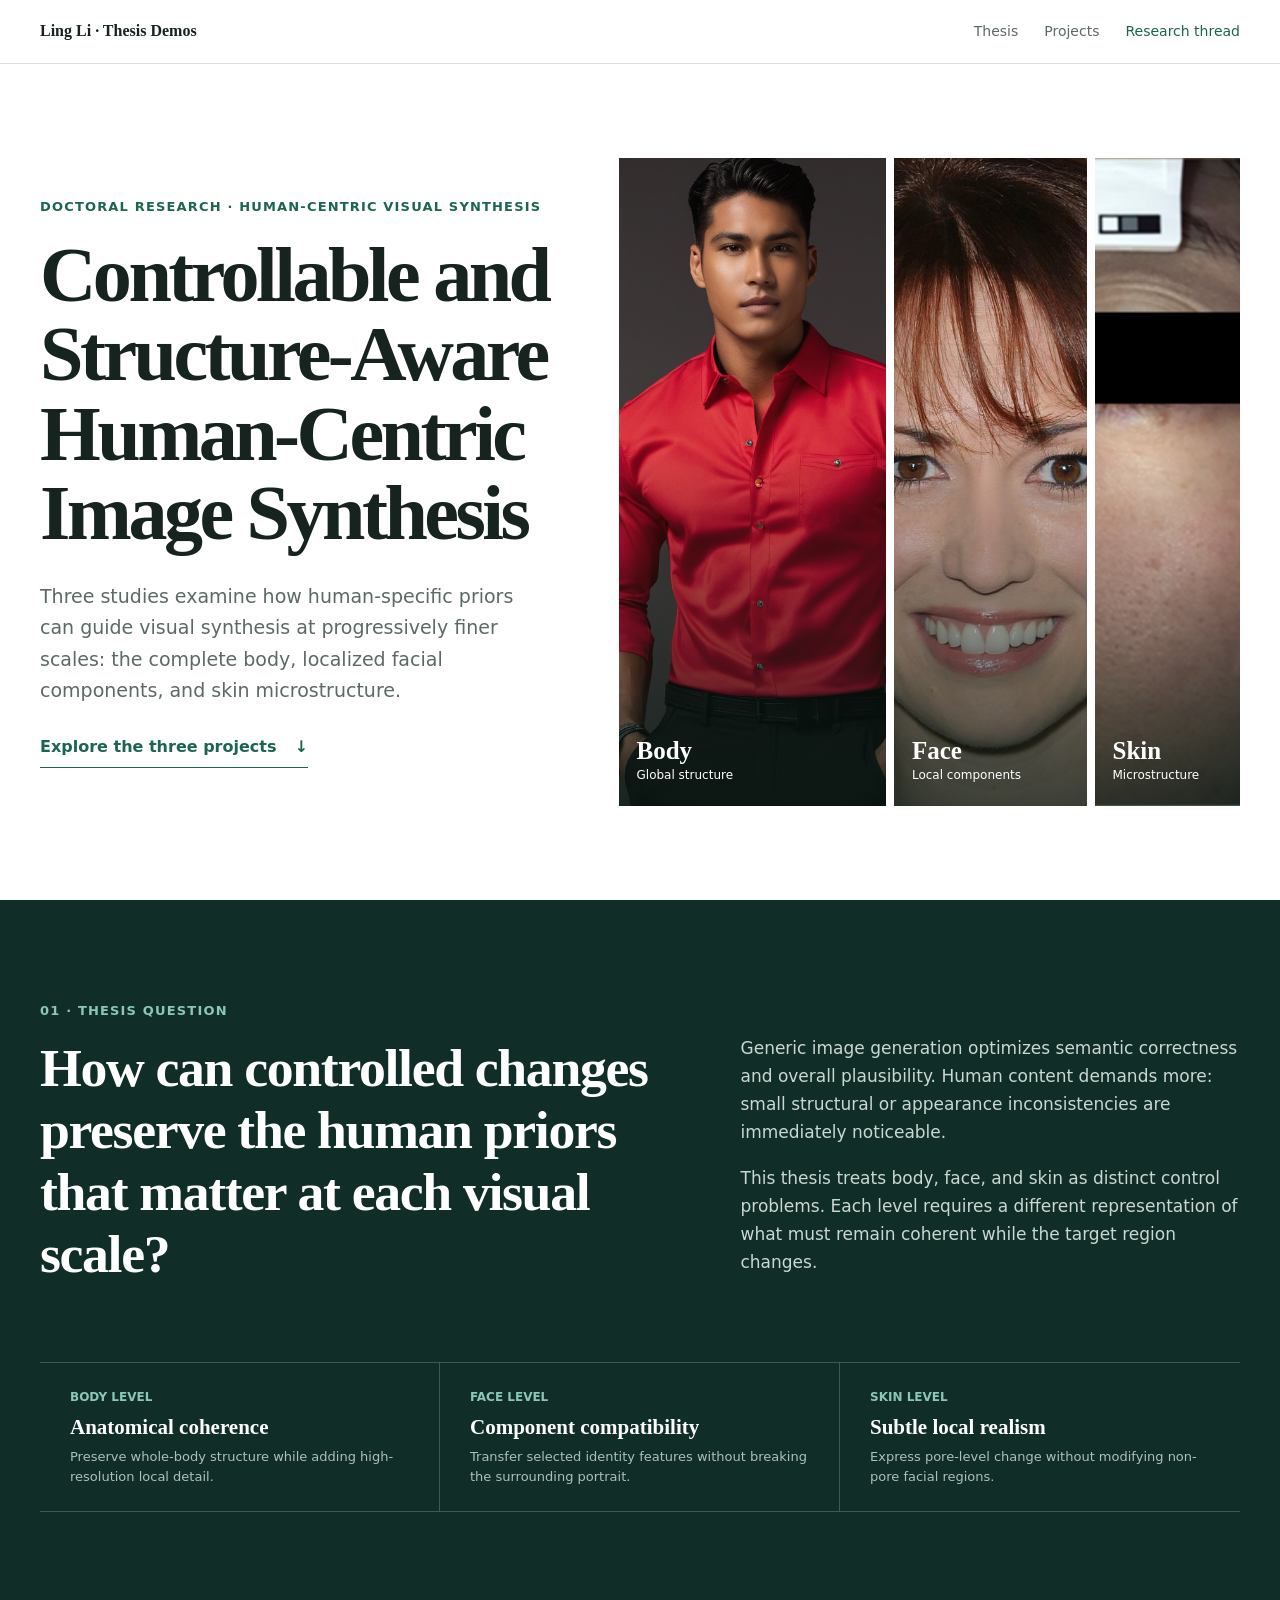
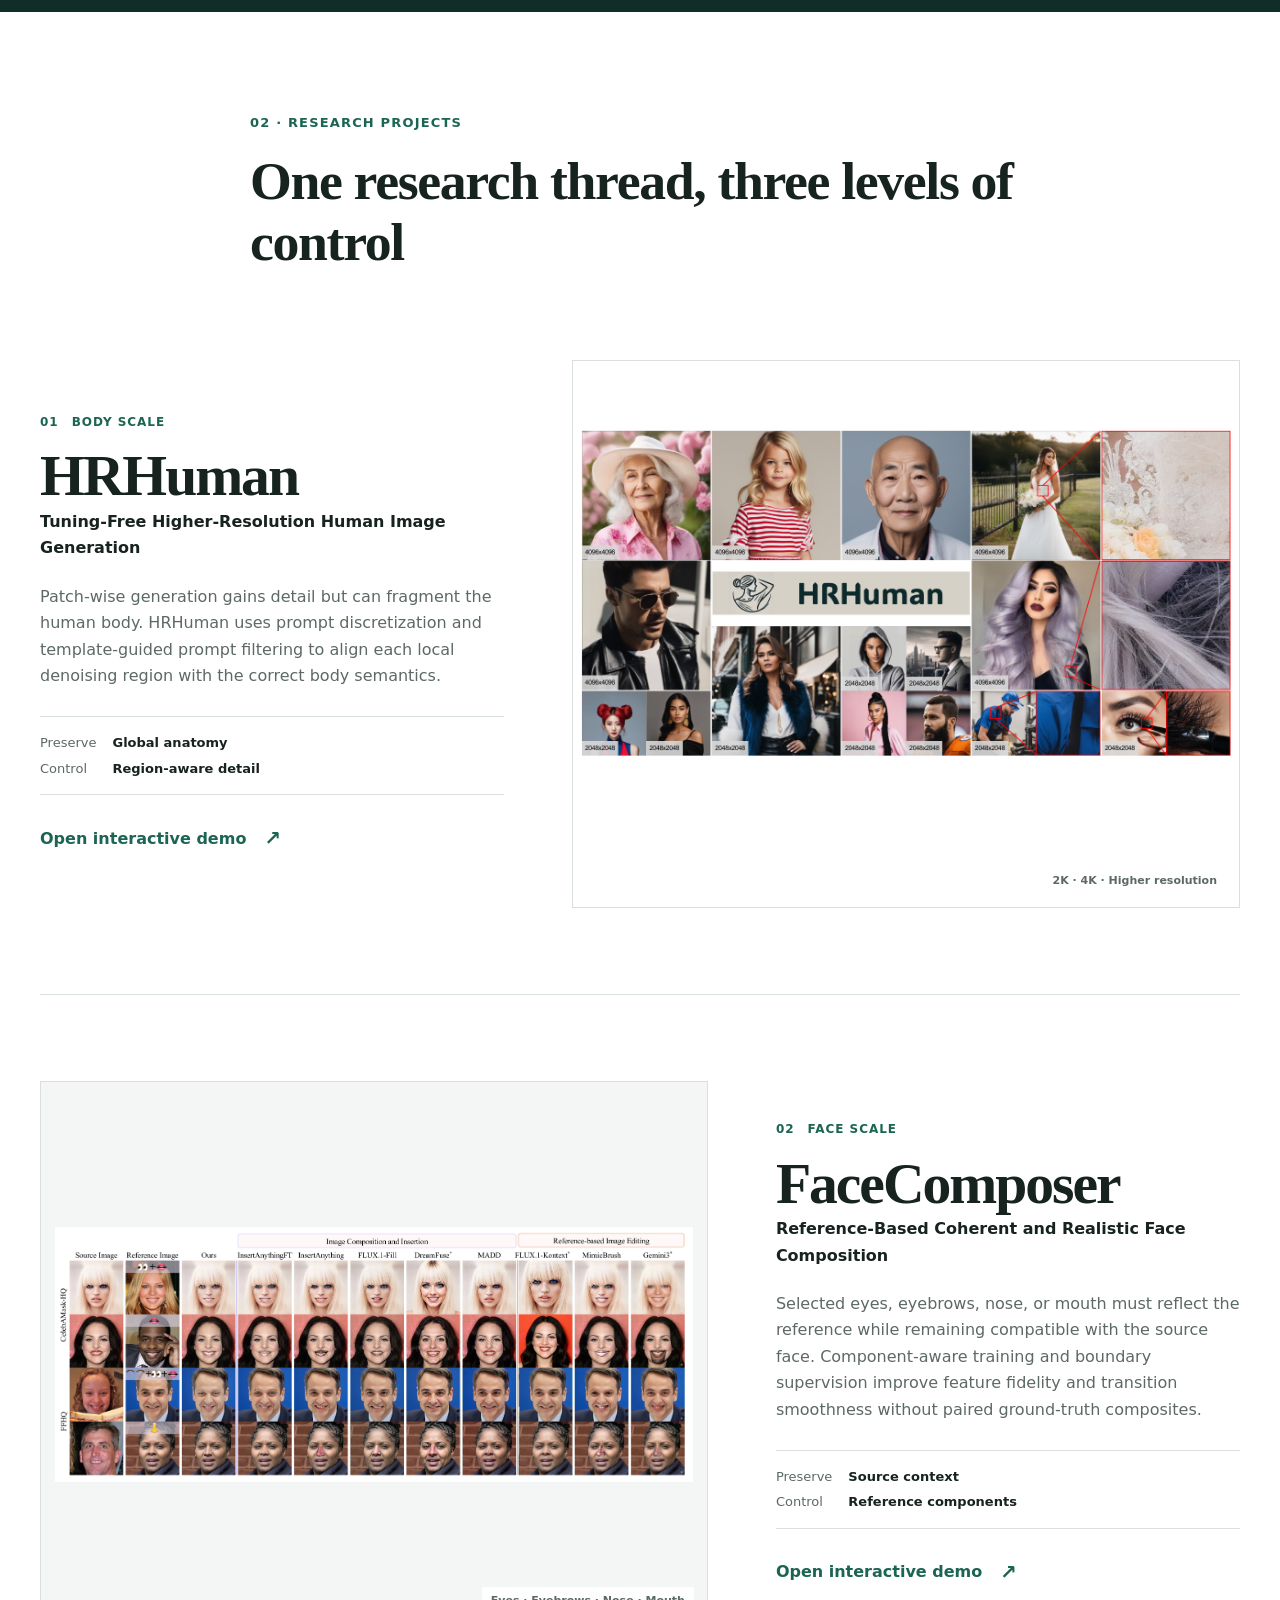
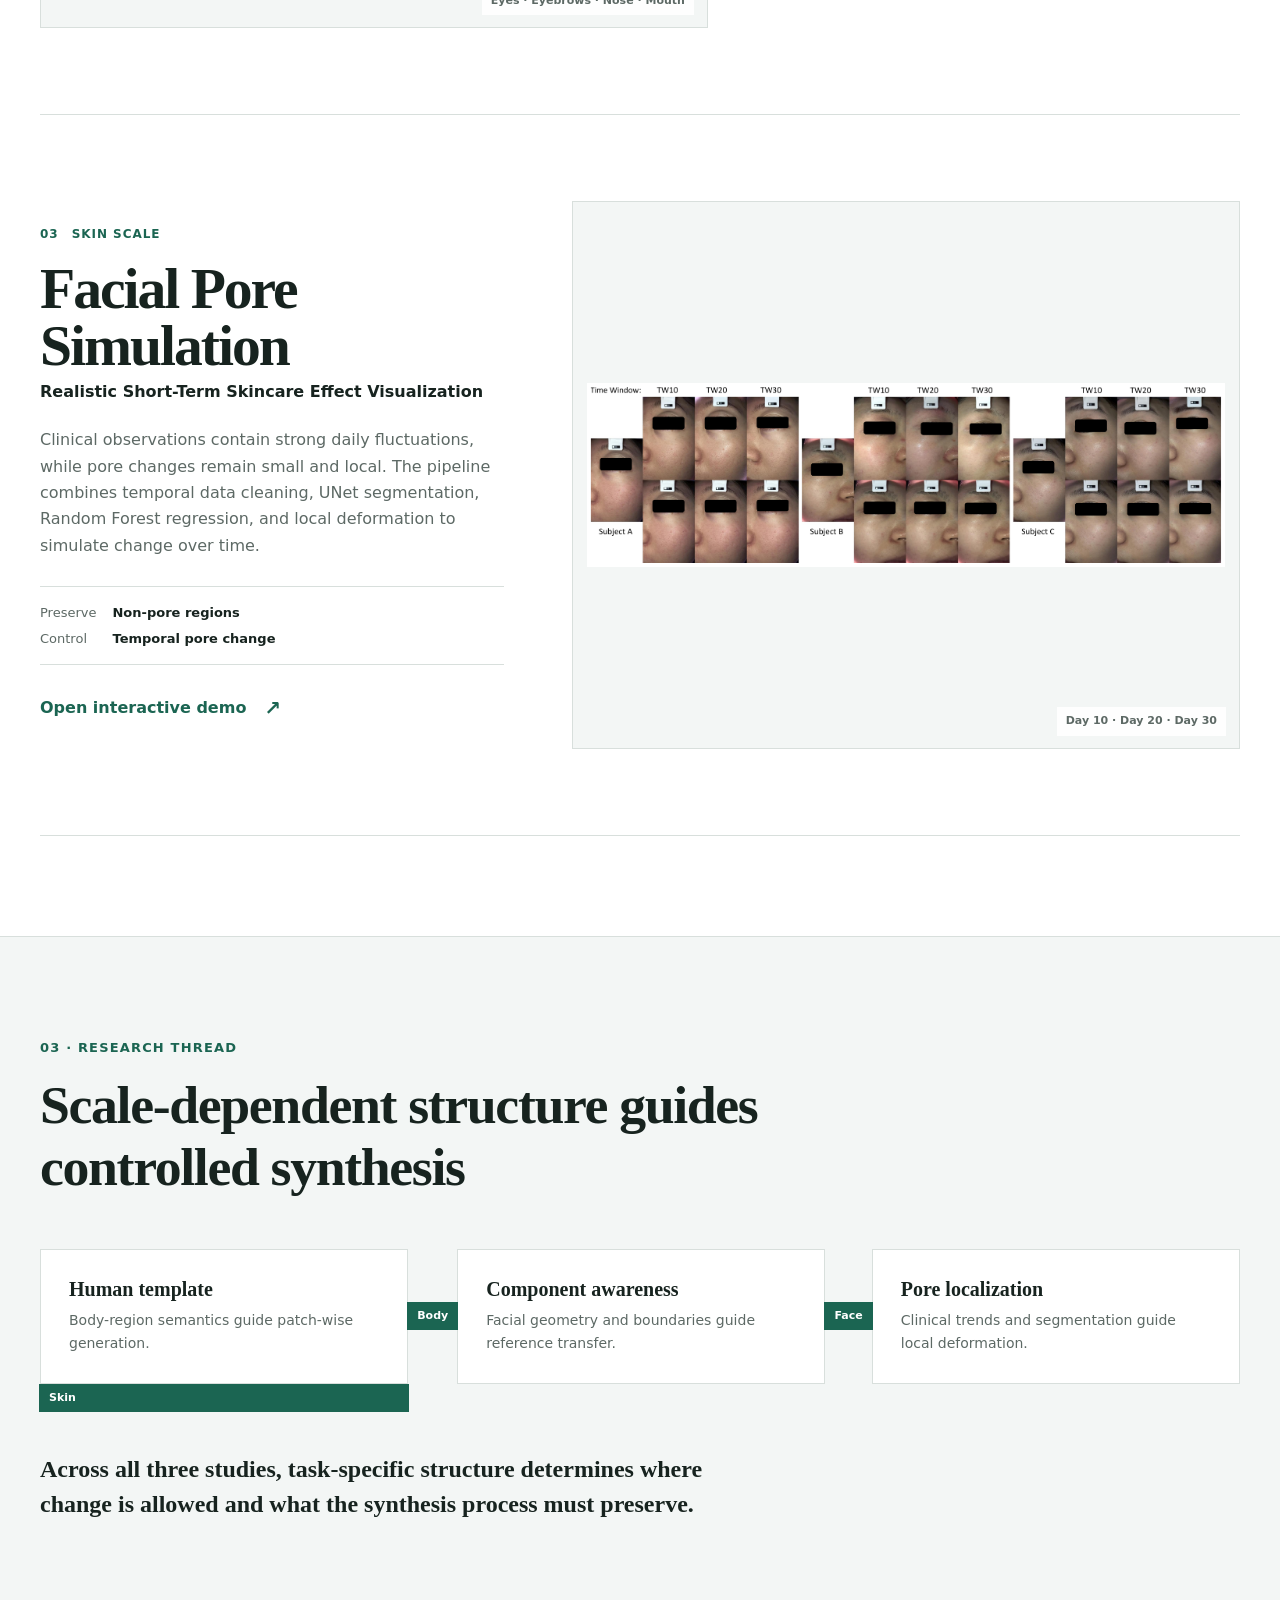
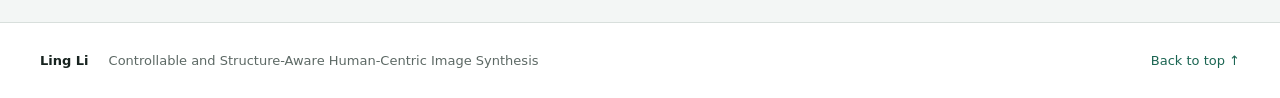
<file: index.html>
<!doctype html>
<html lang="en">
<head>
  <meta charset="utf-8">
  <meta name="viewport" content="width=device-width,initial-scale=1">
  <meta name="description" content="Controllable and Structure-Aware Human-Centric Image Synthesis across body, face, and skin scales.">
  <title>Human-Centric Image Synthesis · Ling Li</title>
  <link rel="icon" href="data:image/svg+xml,<svg xmlns=%22http://www.w3.org/2000/svg%22 viewBox=%220 0 100 100%22><circle cx=%2250%22 cy=%2250%22 r=%2242%22 fill=%22%231b6552%22/><path d=%22M30 65V35h9v11h22V35h9v30h-9V54H39v11z%22 fill=%22white%22/></svg>">
  <link rel="stylesheet" href="main-styles.css">
</head>
<body>
  <header class="site-header">
    <a class="brand" href="#top">Ling Li · Thesis Demos</a>
    <nav aria-label="Main navigation"><a href="#thesis">Thesis</a><a href="#projects">Projects</a><a href="#research-thread">Research thread</a></nav>
  </header>

  <main id="top">
    <section class="hero shell">
      <div class="hero-copy">
        <p class="kicker">Doctoral research · Human-centric visual synthesis</p>
        <h1>Controllable and Structure-Aware Human-Centric Image Synthesis</h1>
        <p class="hero-text">Three studies examine how human-specific priors can guide visual synthesis at progressively finer scales: the complete body, localized facial components, and skin microstructure.</p>
        <a class="primary-link" href="#projects">Explore the three projects <span>↓</span></a>
      </div>
      <div class="scale-figure" aria-label="Research scale from body to skin">
        <a href="#hrhuman" class="scale-slice body-slice"><img src="HRHuman/case-03/1k.png" alt="High-resolution full-body generation"><span><b>Body</b>Global structure</span></a>
        <a href="#facecomposer" class="scale-slice face-slice"><img src="faceComposer/case-01/01628_04393_eyebrows_eyes_mouth_nose.png" alt="Reference-based face composition"><span><b>Face</b>Local components</span></a>
        <a href="#pore" class="scale-slice skin-slice"><img src="FacialPoreSimulation/cases/a-tw30-simulated.png" alt="Facial pore simulation"><span><b>Skin</b>Microstructure</span></a>
      </div>
    </section>

    <section id="thesis" class="thesis-section">
      <div class="shell thesis-grid">
        <div><p class="section-number">01 · Thesis question</p><h2>How can controlled changes preserve the human priors that matter at each visual scale?</h2></div>
        <div class="thesis-answer"><p>Generic image generation optimizes semantic correctness and overall plausibility. Human content demands more: small structural or appearance inconsistencies are immediately noticeable.</p><p>This thesis treats body, face, and skin as distinct control problems. Each level requires a different representation of what must remain coherent while the target region changes.</p></div>
      </div>
      <div class="shell scale-row" aria-label="Scale-dependent research challenges">
        <div><span>Body level</span><strong>Anatomical coherence</strong><small>Preserve whole-body structure while adding high-resolution local detail.</small></div>
        <div><span>Face level</span><strong>Component compatibility</strong><small>Transfer selected identity features without breaking the surrounding portrait.</small></div>
        <div><span>Skin level</span><strong>Subtle local realism</strong><small>Express pore-level change without modifying non-pore facial regions.</small></div>
      </div>
    </section>

    <section id="projects" class="projects-section">
      <div class="shell section-heading"><p class="section-number">02 · Research projects</p><h2>One research thread, three levels of control</h2></div>

      <article id="hrhuman" class="project shell">
        <div class="project-copy">
          <div class="project-meta"><span>01</span><span>Body scale</span></div>
          <h3>HRHuman</h3>
          <p class="project-title">Tuning-Free Higher-Resolution Human Image Generation</p>
          <p>Patch-wise generation gains detail but can fragment the human body. HRHuman uses prompt discretization and template-guided prompt filtering to align each local denoising region with the correct body semantics.</p>
          <div class="constraint"><span>Preserve</span><strong>Global anatomy</strong><span>Control</span><strong>Region-aware detail</strong></div>
          <a class="project-link" href="HRHuman/index.html">Open interactive demo <span>↗</span></a>
        </div>
        <a class="project-visual" href="HRHuman/index.html" aria-label="Open HRHuman demo"><img loading="lazy" src="HRHuman/assets/teaser.png" alt="HRHuman 2K and 4K generation examples"><span>2K · 4K · Higher resolution</span></a>
      </article>

      <article id="facecomposer" class="project shell reverse">
        <div class="project-copy">
          <div class="project-meta"><span>02</span><span>Face scale</span></div>
          <h3>FaceComposer</h3>
          <p class="project-title">Reference-Based Coherent and Realistic Face Composition</p>
          <p>Selected eyes, eyebrows, nose, or mouth must reflect the reference while remaining compatible with the source face. Component-aware training and boundary supervision improve feature fidelity and transition smoothness without paired ground-truth composites.</p>
          <div class="constraint"><span>Preserve</span><strong>Source context</strong><span>Control</span><strong>Reference components</strong></div>
          <a class="project-link" href="faceComposer/index.html">Open interactive demo <span>↗</span></a>
        </div>
        <a class="project-visual contain" href="faceComposer/index.html" aria-label="Open FaceComposer demo"><img loading="lazy" src="faceComposer/assets/qualitative-comparison.webp" alt="FaceComposer qualitative comparison"><span>Eyes · Eyebrows · Nose · Mouth</span></a>
      </article>

      <article id="pore" class="project shell">
        <div class="project-copy">
          <div class="project-meta"><span>03</span><span>Skin scale</span></div>
          <h3>Facial Pore Simulation</h3>
          <p class="project-title">Realistic Short-Term Skincare Effect Visualization</p>
          <p>Clinical observations contain strong daily fluctuations, while pore changes remain small and local. The pipeline combines temporal data cleaning, UNet segmentation, Random Forest regression, and local deformation to simulate change over time.</p>
          <div class="constraint"><span>Preserve</span><strong>Non-pore regions</strong><span>Control</span><strong>Temporal pore change</strong></div>
          <a class="project-link" href="FacialPoreSimulation/index.html">Open interactive demo <span>↗</span></a>
        </div>
        <a class="project-visual contain" href="FacialPoreSimulation/index.html" aria-label="Open Facial Pore Simulation demo"><img loading="lazy" src="FacialPoreSimulation/assets/simulation-overview.png" alt="Real and simulated pore changes across subjects and time windows"><span>Day 10 · Day 20 · Day 30</span></a>
      </article>
    </section>

    <section id="research-thread" class="thread-section">
      <div class="shell">
        <div class="section-heading"><p class="section-number">03 · Research thread</p><h2>Scale-dependent structure guides controlled synthesis</h2></div>
        <div class="thread-line">
          <div><b>Human template</b><span>Body-region semantics guide patch-wise generation.</span></div><i>Body</i>
          <div><b>Component awareness</b><span>Facial geometry and boundaries guide reference transfer.</span></div><i>Face</i>
          <div><b>Pore localization</b><span>Clinical trends and segmentation guide local deformation.</span></div><i>Skin</i>
        </div>
        <p class="closing">Across all three studies, task-specific structure determines where change is allowed and what the synthesis process must preserve.</p>
      </div>
    </section>
  </main>

  <footer><div class="shell"><strong>Ling Li</strong><span>Controllable and Structure-Aware Human-Centric Image Synthesis</span><a href="#top">Back to top ↑</a></div></footer>
  <script src="main-app.js"></script>
</body>
</html>
</file>
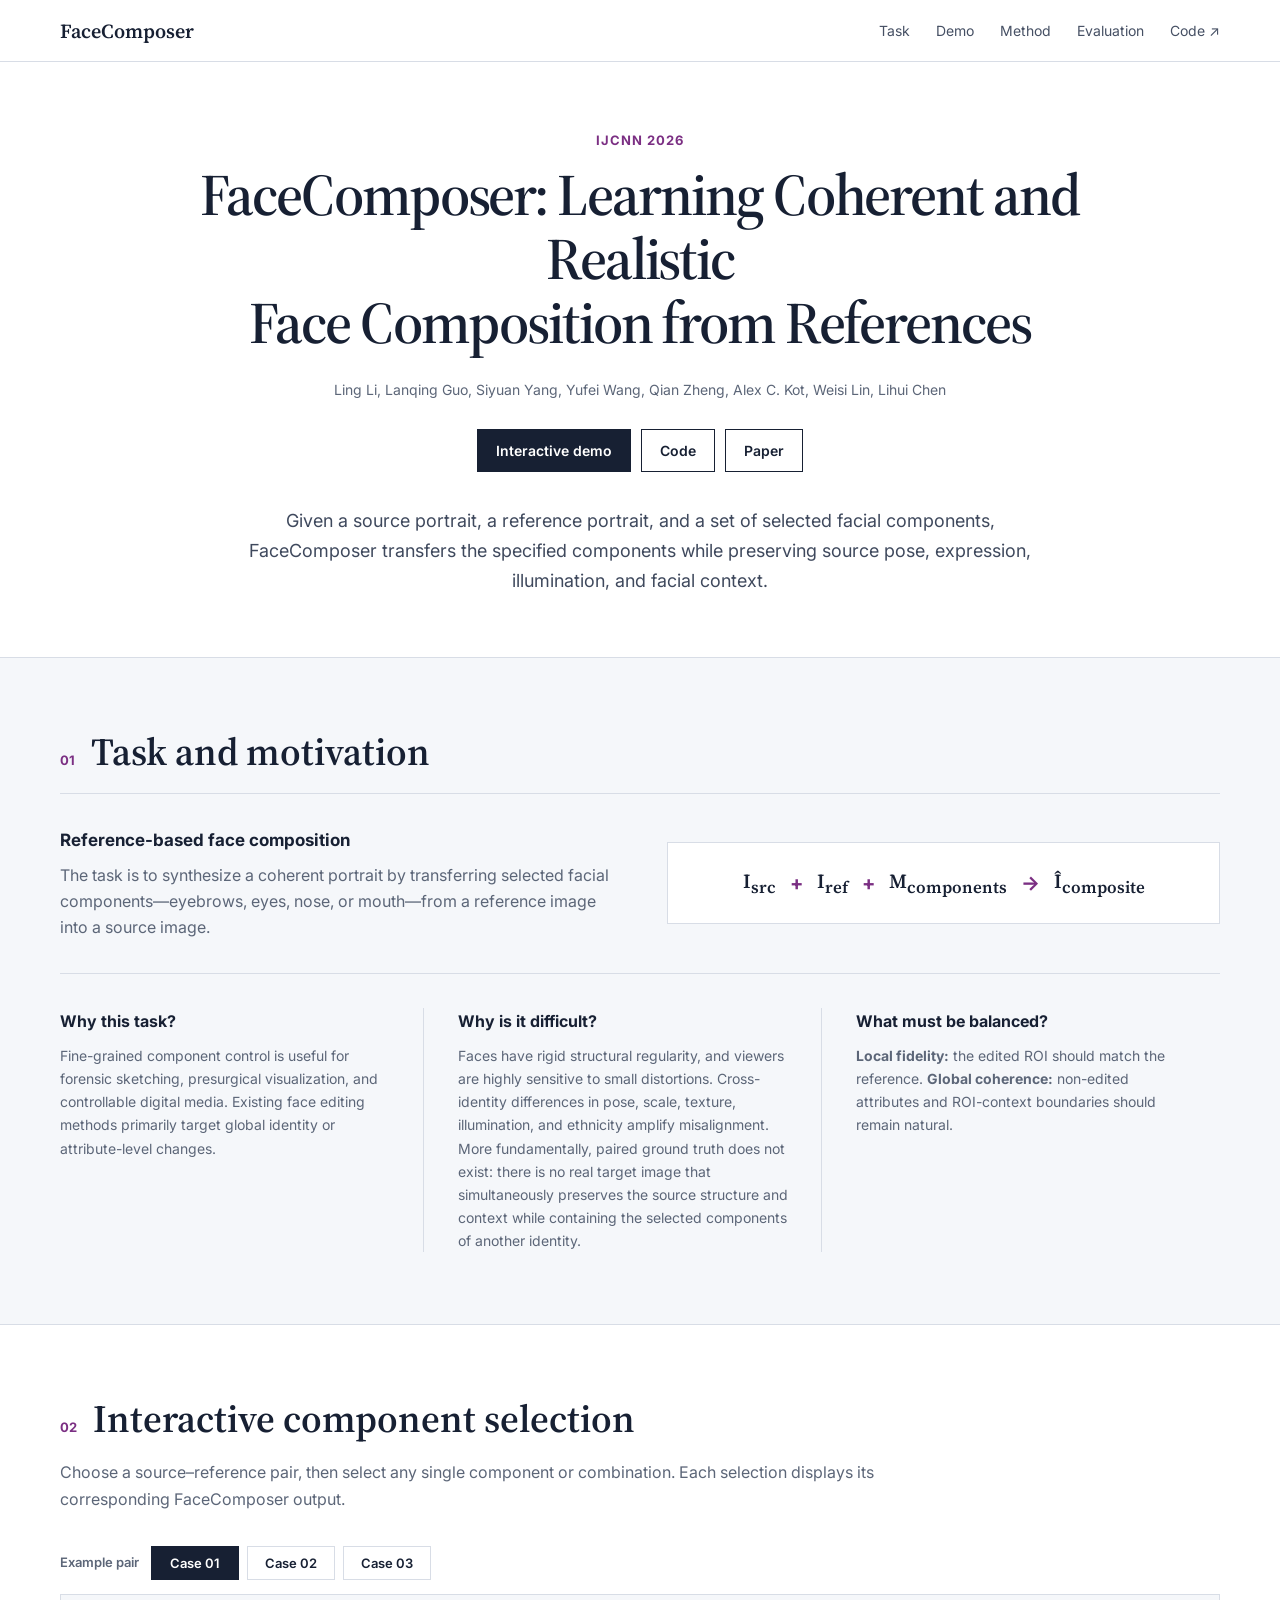
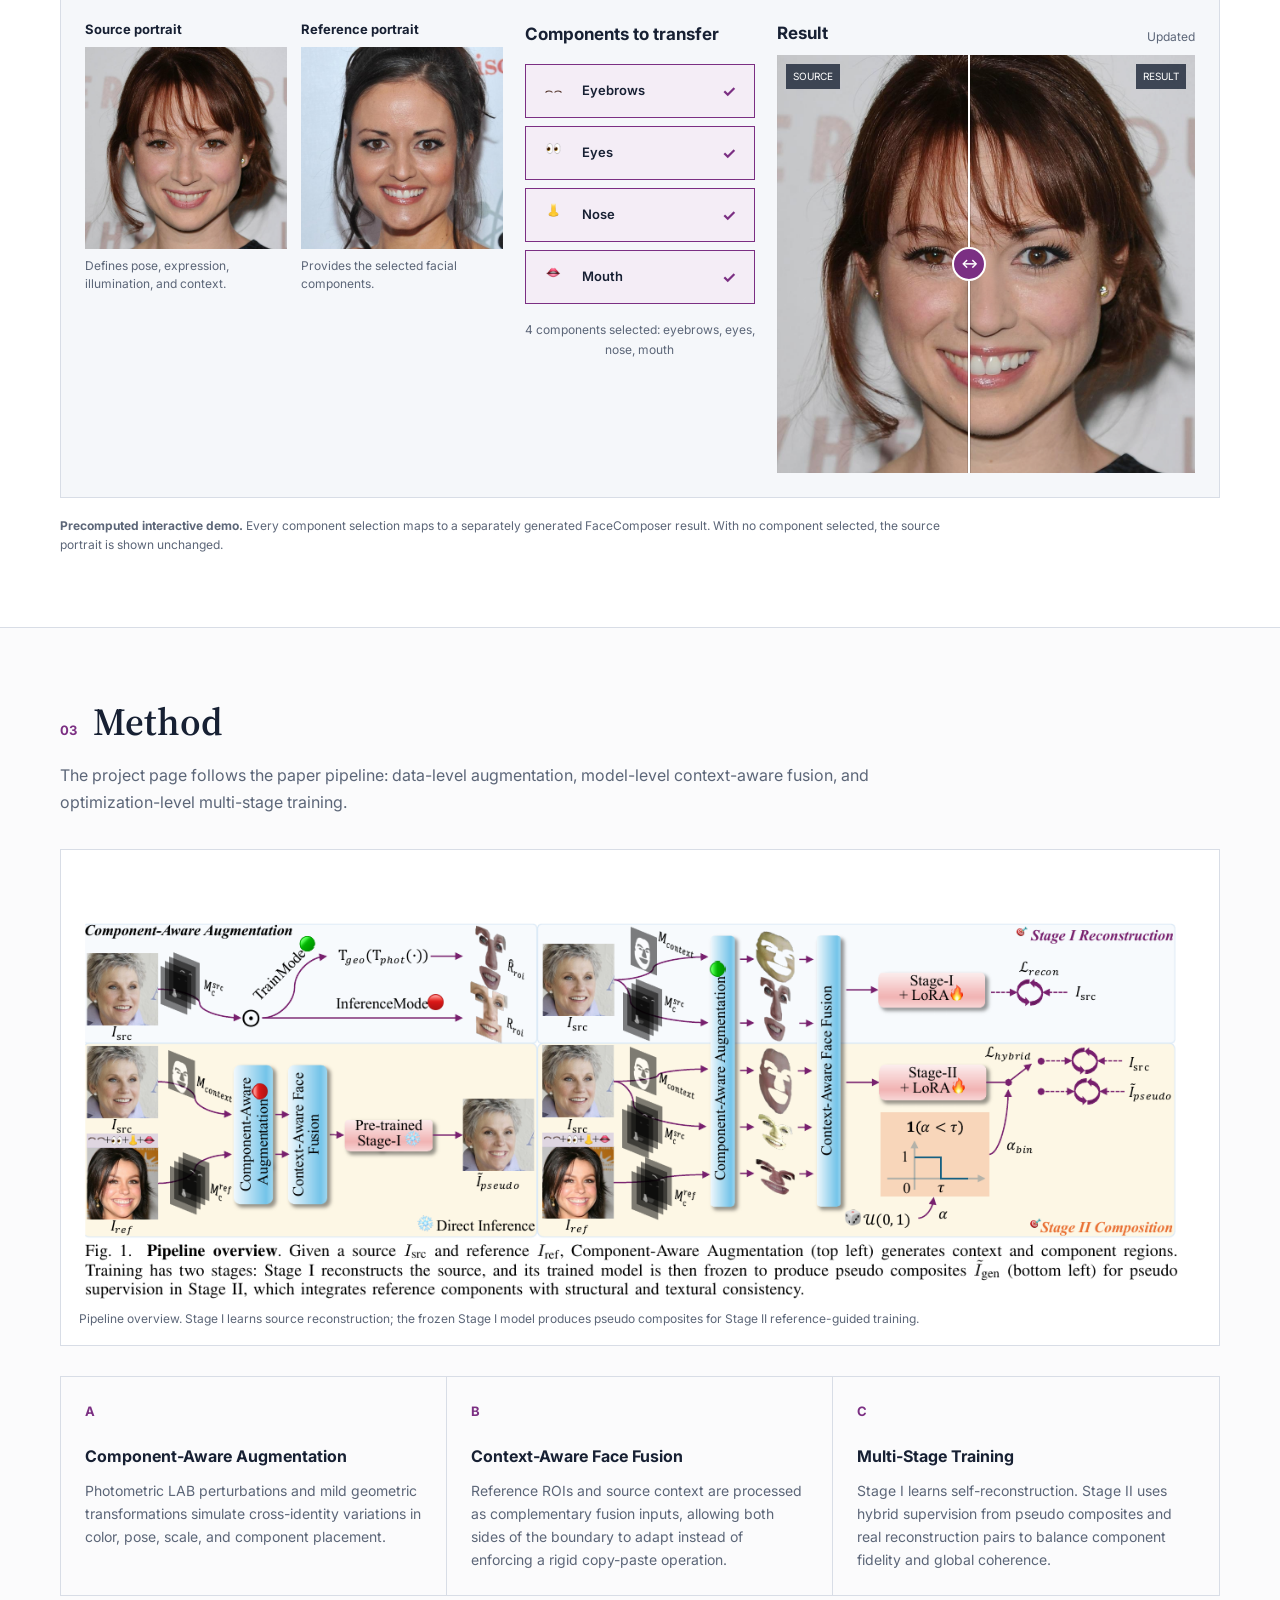
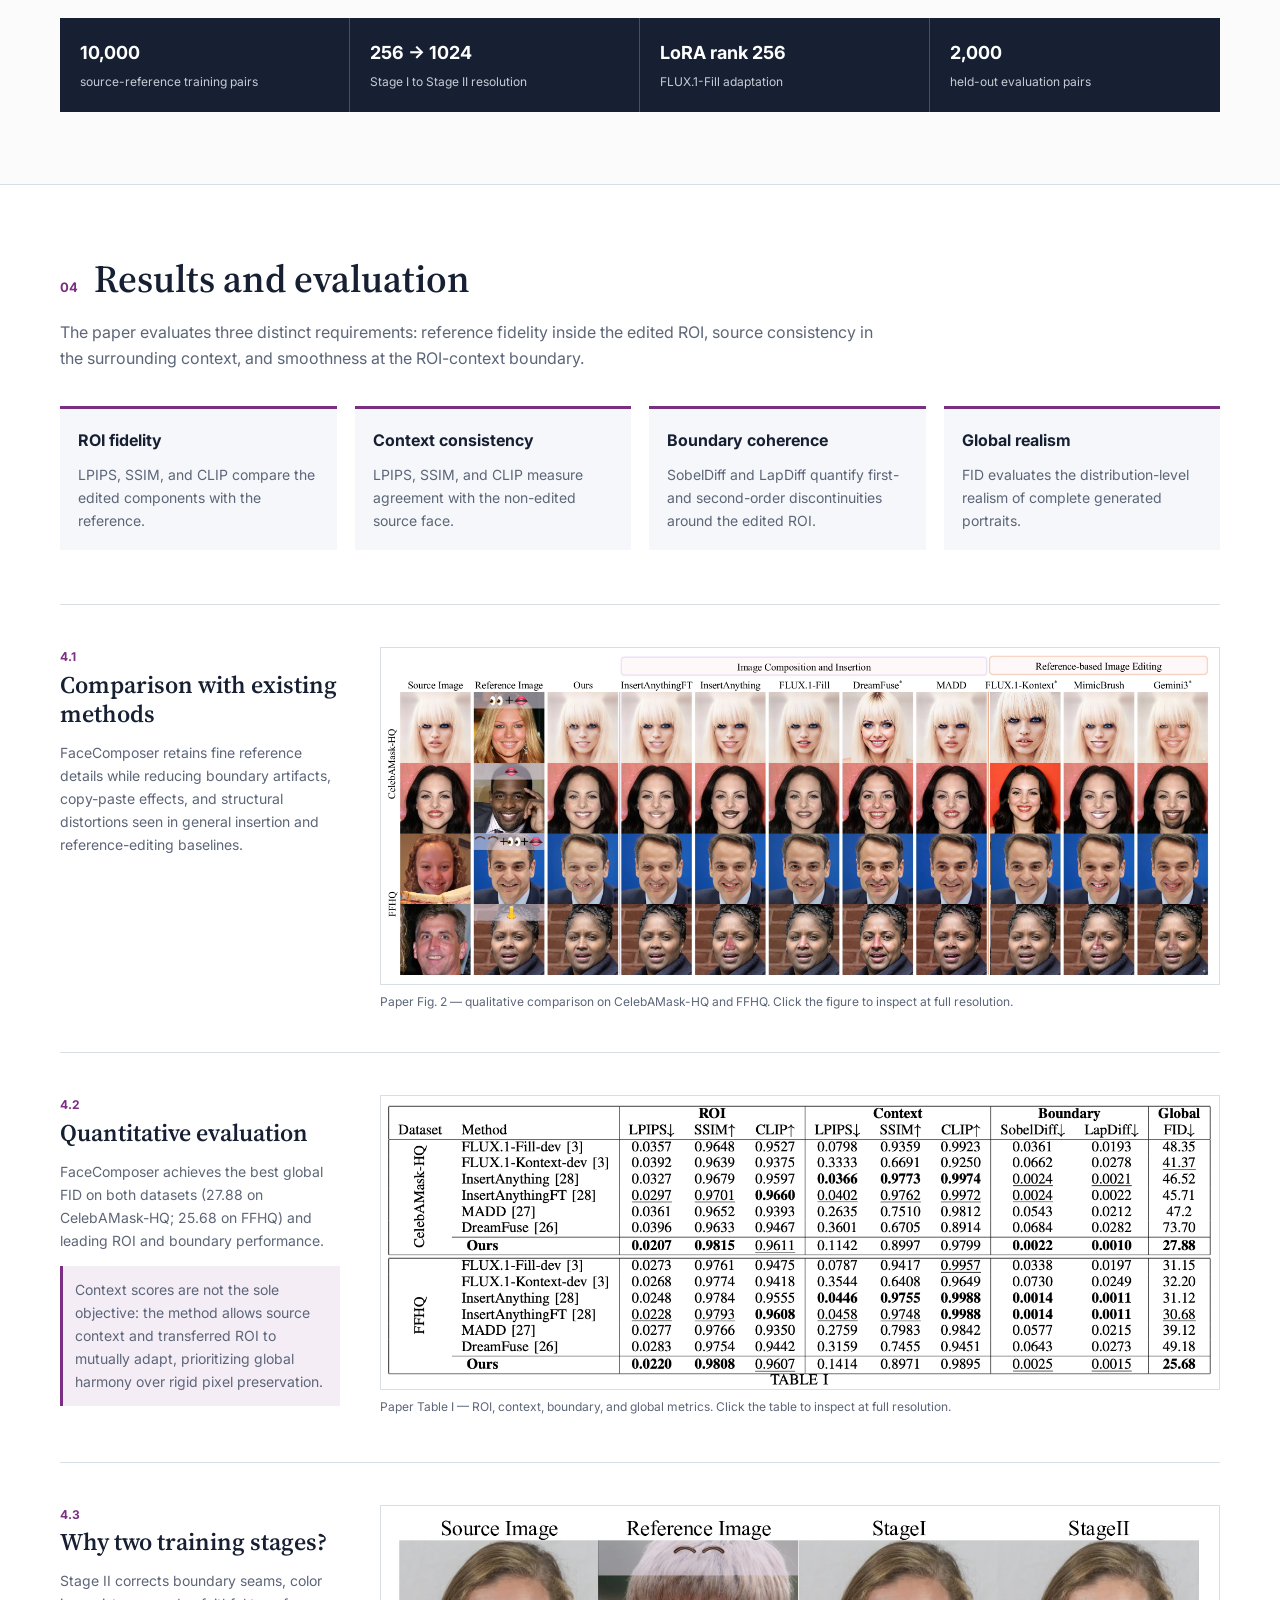
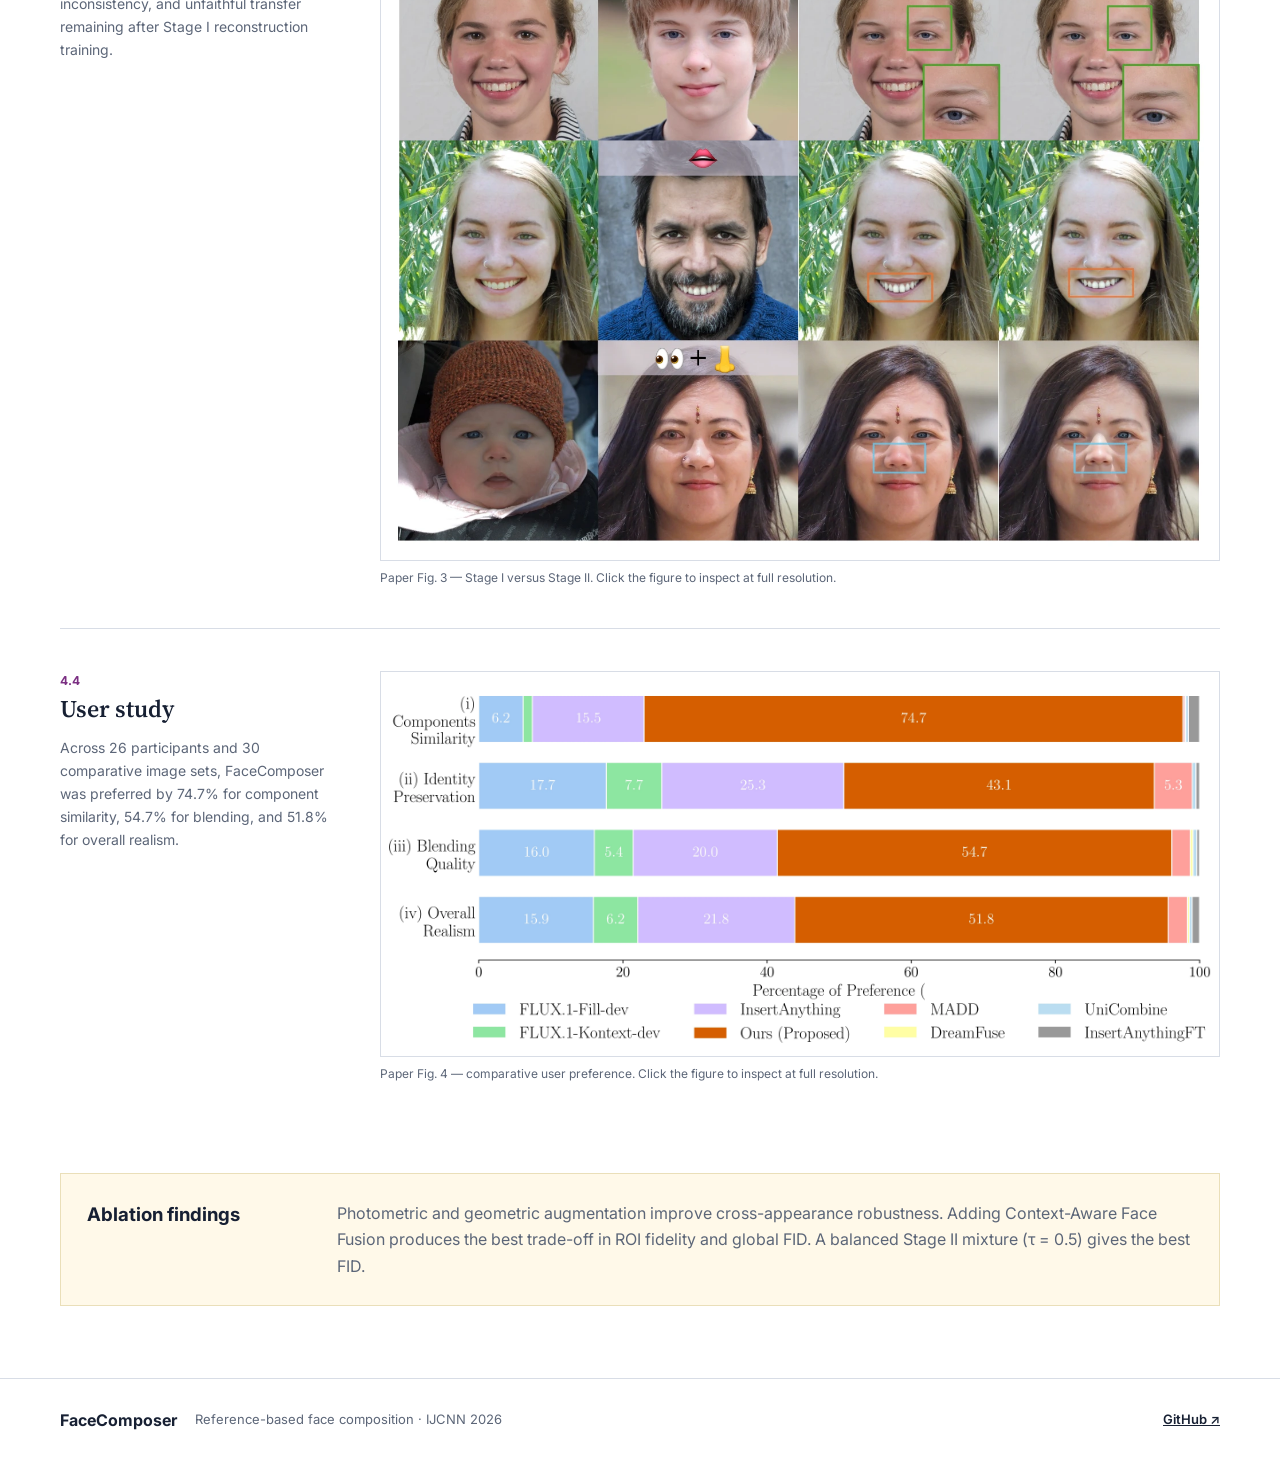
<file: faceComposer/index.html>
<!doctype html>
<html lang="en">
  <head>
    <meta charset="UTF-8" />
    <meta name="viewport" content="width=device-width, initial-scale=1.0" />
    <meta name="description" content="FaceComposer: reference-based face composition with component-level control." />
    <title>FaceComposer — Project Page</title>
    <link rel="preconnect" href="https://fonts.googleapis.com" />
    <link rel="preconnect" href="https://fonts.gstatic.com" crossorigin />
    <link href="https://fonts.googleapis.com/css2?family=Inter:wght@400;500;600;700&family=Source+Serif+4:ital,wght@0,600;1,600&display=swap" rel="stylesheet" />
    <link rel="stylesheet" href="styles.css" />
  </head>
  <body>
    <header class="site-header">
      <a class="brand" href="#top">FaceComposer</a>
      <nav aria-label="Primary navigation">
        <a href="#task">Task</a>
        <a href="#demo">Demo</a>
        <a href="#method">Method</a>
        <a href="#evaluation">Evaluation</a>
        <a href="https://github.com/Ling27/FaceComposer" target="_blank" rel="noreferrer">Code ↗</a>
      </nav>
    </header>

    <main id="top">
      <section class="paper-header container">
        <p class="venue">IJCNN 2026</p>
        <h1>FaceComposer: Learning Coherent and Realistic<br class="desktop-only" /> Face Composition from References</h1>
        <p class="authors">Ling Li, Lanqing Guo, Siyuan Yang, Yufei Wang, Qian Zheng, Alex C. Kot, Weisi Lin, Lihui Chen</p>
        <div class="link-row">
          <a class="primary-link" href="#demo">Interactive demo</a>
          <a href="https://github.com/Ling27/FaceComposer" target="_blank" rel="noreferrer">Code</a>
          <a href="assets/IJCNN2026_FaceComposer.pdf" target="_blank">Paper</a>
        </div>
        <p class="summary">Given a source portrait, a reference portrait, and a set of selected facial components, FaceComposer transfers the specified components while preserving source pose, expression, illumination, and facial context.</p>
      </section>

      <section class="task-section section" id="task">
        <div class="container">
          <div class="section-title"><span>01</span><h2>Task and motivation</h2></div>
          <div class="task-definition">
            <div class="task-copy">
              <h3>Reference-based face composition</h3>
              <p>The task is to synthesize a coherent portrait by transferring selected facial components—eyebrows, eyes, nose, or mouth—from a reference image into a source image.</p>
            </div>
            <div class="task-formula" aria-label="Task definition">
              <span>I<sub>src</sub></span><b>+</b><span>I<sub>ref</sub></span><b>+</b><span>M<sub>components</sub></span><b>→</b><span>Î<sub>composite</sub></span>
            </div>
          </div>
          <div class="motivation-grid">
            <article>
              <h3>Why this task?</h3>
              <p>Fine-grained component control is useful for forensic sketching, presurgical visualization, and controllable digital media. Existing face editing methods primarily target global identity or attribute-level changes.</p>
            </article>
            <article>
              <h3>Why is it difficult?</h3>
              <p>Faces have rigid structural regularity, and viewers are highly sensitive to small distortions. Cross-identity differences in pose, scale, texture, illumination, and ethnicity amplify misalignment. More fundamentally, paired ground truth does not exist: there is no real target image that simultaneously preserves the source structure and context while containing the selected components of another identity.</p>
            </article>
            <article>
              <h3>What must be balanced?</h3>
              <p><strong>Local fidelity:</strong> the edited ROI should match the reference. <strong>Global coherence:</strong> non-edited attributes and ROI-context boundaries should remain natural.</p>
            </article>
          </div>
        </div>
      </section>

      <section class="section demo-section" id="demo">
        <div class="container">
          <div class="section-title"><span>02</span><h2>Interactive component selection</h2></div>
          <p class="section-lead">Choose a source–reference pair, then select any single component or combination. Each selection displays its corresponding FaceComposer output.</p>

          <div class="case-selector" role="group" aria-label="Select a source and reference pair">
            <span>Example pair</span>
            <button class="case-option active" type="button" data-case="case-01" aria-pressed="true">Case 01</button>
            <button class="case-option" type="button" data-case="case-02" aria-pressed="false">Case 02</button>
            <button class="case-option" type="button" data-case="case-03" aria-pressed="false">Case 03</button>
          </div>

          <div class="demo-layout">
            <div class="inputs">
              <figure>
                <div class="figure-label">Source portrait</div>
                <img id="source-portrait" src="case-01/01628_04393_source.png" alt="Source portrait for Case 01" />
                <figcaption>Defines pose, expression, illumination, and context.</figcaption>
              </figure>
              <figure>
                <div class="figure-label">Reference portrait</div>
                <img id="reference-portrait" src="case-01/01628_04393_reference.png" alt="Reference portrait for Case 01" />
                <figcaption>Provides the selected facial components.</figcaption>
              </figure>
            </div>

            <div class="controls">
              <h3>Components to transfer</h3>
              <div class="component-grid">
                <label class="component-option"><input type="checkbox" value="eyebrows" checked /><img src="components_assets/logo_eyebrows.png" alt="" aria-hidden="true" /><span>Eyebrows</span><b>✓</b></label>
                <label class="component-option"><input type="checkbox" value="eyes" checked /><img src="components_assets/logo_eyes.png" alt="" aria-hidden="true" /><span>Eyes</span><b>✓</b></label>
                <label class="component-option"><input type="checkbox" value="nose" checked /><img src="components_assets/logo_nose.png" alt="" aria-hidden="true" /><span>Nose</span><b>✓</b></label>
                <label class="component-option"><input type="checkbox" value="mouth" checked /><img src="components_assets/logo_mouth.png" alt="" aria-hidden="true" /><span>Mouth</span><b>✓</b></label>
              </div>
              <p id="selection-summary" aria-live="polite">4 components selected</p>
            </div>

            <div class="result-panel">
              <div class="result-heading"><h3>Result</h3><span id="result-status">Ready</span></div>
              <div class="comparison">
                <img id="result-image" src="case-01/01628_04393_eyebrows_eyes_mouth_nose.png" alt="FaceComposer result for Case 01 with eyebrows, eyes, nose, and mouth transferred" />
                <div class="before-layer" id="before-layer"><img id="comparison-source" src="case-01/01628_04393_source.png" alt="Source portrait for Case 01" /></div>
                <div class="divider" id="divider"><button class="divider-handle" id="divider-handle" type="button" aria-label="Drag to compare source and result" aria-valuemin="0" aria-valuemax="100" aria-valuenow="46">↔</button></div>
                <span class="comparison-label before-label">Source</span><span class="comparison-label after-label">Result</span>
                <div class="processing-overlay" id="processing-overlay" aria-hidden="true"><span></span><p>Updating selected regions</p></div>
              </div>
              <input id="comparison-slider" class="comparison-value" type="range" min="0" max="100" value="46" tabindex="-1" aria-hidden="true" />
            </div>
          </div>
          <p class="technical-note"><strong>Precomputed interactive demo.</strong> Every component selection maps to a separately generated FaceComposer result. With no component selected, the source portrait is shown unchanged.</p>
        </div>
      </section>

      <section class="section method-section" id="method">
        <div class="container">
          <div class="section-title"><span>03</span><h2>Method</h2></div>
          <p class="section-lead">The project page follows the paper pipeline: data-level augmentation, model-level context-aware fusion, and optimization-level multi-stage training.</p>
          <figure class="pipeline-figure">
            <img src="assets/paper-pipeline.png" alt="FaceComposer pipeline showing Component-Aware Augmentation, Context-Aware Face Fusion, Stage I reconstruction, and Stage II composition" />
            <figcaption>Pipeline overview. Stage I learns source reconstruction; the frozen Stage I model produces pseudo composites for Stage II reference-guided training.</figcaption>
          </figure>
          <div class="method-grid">
            <article><span>A</span><h3>Component-Aware Augmentation</h3><p>Photometric LAB perturbations and mild geometric transformations simulate cross-identity variations in color, pose, scale, and component placement.</p></article>
            <article><span>B</span><h3>Context-Aware Face Fusion</h3><p>Reference ROIs and source context are processed as complementary fusion inputs, allowing both sides of the boundary to adapt instead of enforcing a rigid copy-paste operation.</p></article>
            <article><span>C</span><h3>Multi-Stage Training</h3><p>Stage I learns self-reconstruction. Stage II uses hybrid supervision from pseudo composites and real reconstruction pairs to balance component fidelity and global coherence.</p></article>
          </div>
          <div class="implementation-strip">
            <div><strong>10,000</strong><span>source-reference training pairs</span></div><div><strong>256 → 1024</strong><span>Stage I to Stage II resolution</span></div><div><strong>LoRA rank 256</strong><span>FLUX.1-Fill adaptation</span></div><div><strong>2,000</strong><span>held-out evaluation pairs</span></div>
          </div>
        </div>
      </section>

      <section class="section evaluation-section" id="evaluation">
        <div class="container">
          <div class="section-title"><span>04</span><h2>Results and evaluation</h2></div>
          <p class="section-lead">The paper evaluates three distinct requirements: reference fidelity inside the edited ROI, source consistency in the surrounding context, and smoothness at the ROI-context boundary.</p>
          <div class="metric-definitions">
            <article><h3>ROI fidelity</h3><p>LPIPS, SSIM, and CLIP compare the edited components with the reference.</p></article>
            <article><h3>Context consistency</h3><p>LPIPS, SSIM, and CLIP measure agreement with the non-edited source face.</p></article>
            <article><h3>Boundary coherence</h3><p>SobelDiff and LapDiff quantify first- and second-order discontinuities around the edited ROI.</p></article>
            <article><h3>Global realism</h3><p>FID evaluates the distribution-level realism of complete generated portraits.</p></article>
          </div>

          <article class="result-block">
            <div class="result-copy"><p class="result-index">4.1</p><h3>Comparison with existing methods</h3><p>FaceComposer retains fine reference details while reducing boundary artifacts, copy-paste effects, and structural distortions seen in general insertion and reference-editing baselines.</p></div>
            <figure><a class="figure-link" href="assets/qualitative-comparison.webp" target="_blank" aria-label="Open qualitative comparison at full resolution"><img src="assets/qualitative-comparison.webp" alt="Qualitative comparison between FaceComposer and baseline methods" /></a><figcaption>Paper Fig. 2 — qualitative comparison on CelebAMask-HQ and FFHQ. Click the figure to inspect at full resolution.</figcaption></figure>
          </article>
          <article class="result-block">
            <div class="result-copy"><p class="result-index">4.2</p><h3>Quantitative evaluation</h3><p>FaceComposer achieves the best global FID on both datasets (27.88 on CelebAMask-HQ; 25.68 on FFHQ) and leading ROI and boundary performance.</p><p class="result-caveat">Context scores are not the sole objective: the method allows source context and transferred ROI to mutually adapt, prioritizing global harmony over rigid pixel preservation.</p></div>
            <figure><a class="figure-link" href="assets/quantitative-table.png" target="_blank" aria-label="Open quantitative table at full resolution"><img src="assets/quantitative-table.png" alt="Quantitative evaluation table from the FaceComposer paper" /></a><figcaption>Paper Table I — ROI, context, boundary, and global metrics. Click the table to inspect at full resolution.</figcaption></figure>
          </article>
          <article class="result-block">
            <div class="result-copy"><p class="result-index">4.3</p><h3>Why two training stages?</h3><p>Stage II corrects boundary seams, color inconsistency, and unfaithful transfer remaining after Stage I reconstruction training.</p></div>
            <figure><a class="figure-link" href="assets/cross_stage_v2.webp" target="_blank" aria-label="Open Stage I and Stage II comparison at full resolution"><img src="assets/cross_stage_v2.webp" alt="Stage I and Stage II qualitative comparison" /></a><figcaption>Paper Fig. 3 — Stage I versus Stage II. Click the figure to inspect at full resolution.</figcaption></figure>
          </article>
          <article class="result-block">
            <div class="result-copy"><p class="result-index">4.4</p><h3>User study</h3><p>Across 26 participants and 30 comparative image sets, FaceComposer was preferred by 74.7% for component similarity, 54.7% for blending, and 51.8% for overall realism.</p></div>
            <figure><a class="figure-link" href="assets/userStudy_part1_v2.webp" target="_blank" aria-label="Open user study figure at full resolution"><img src="assets/userStudy_part1_v2.webp" alt="User preference results across component similarity, identity preservation, blending quality, and realism" /></a><figcaption>Paper Fig. 4 — comparative user preference. Click the figure to inspect at full resolution.</figcaption></figure>
          </article>
          <div class="ablation-summary"><h3>Ablation findings</h3><p>Photometric and geometric augmentation improve cross-appearance robustness. Adding Context-Aware Face Fusion produces the best trade-off in ROI fidelity and global FID. A balanced Stage II mixture (τ = 0.5) gives the best FID.</p></div>
        </div>
      </section>
    </main>
    <footer><div class="container"><strong>FaceComposer</strong><span>Reference-based face composition · IJCNN 2026</span><a href="https://github.com/Ling27/FaceComposer" target="_blank" rel="noreferrer">GitHub ↗</a></div></footer>
    <script src="app.js"></script>
  </body>
</html>
</file>
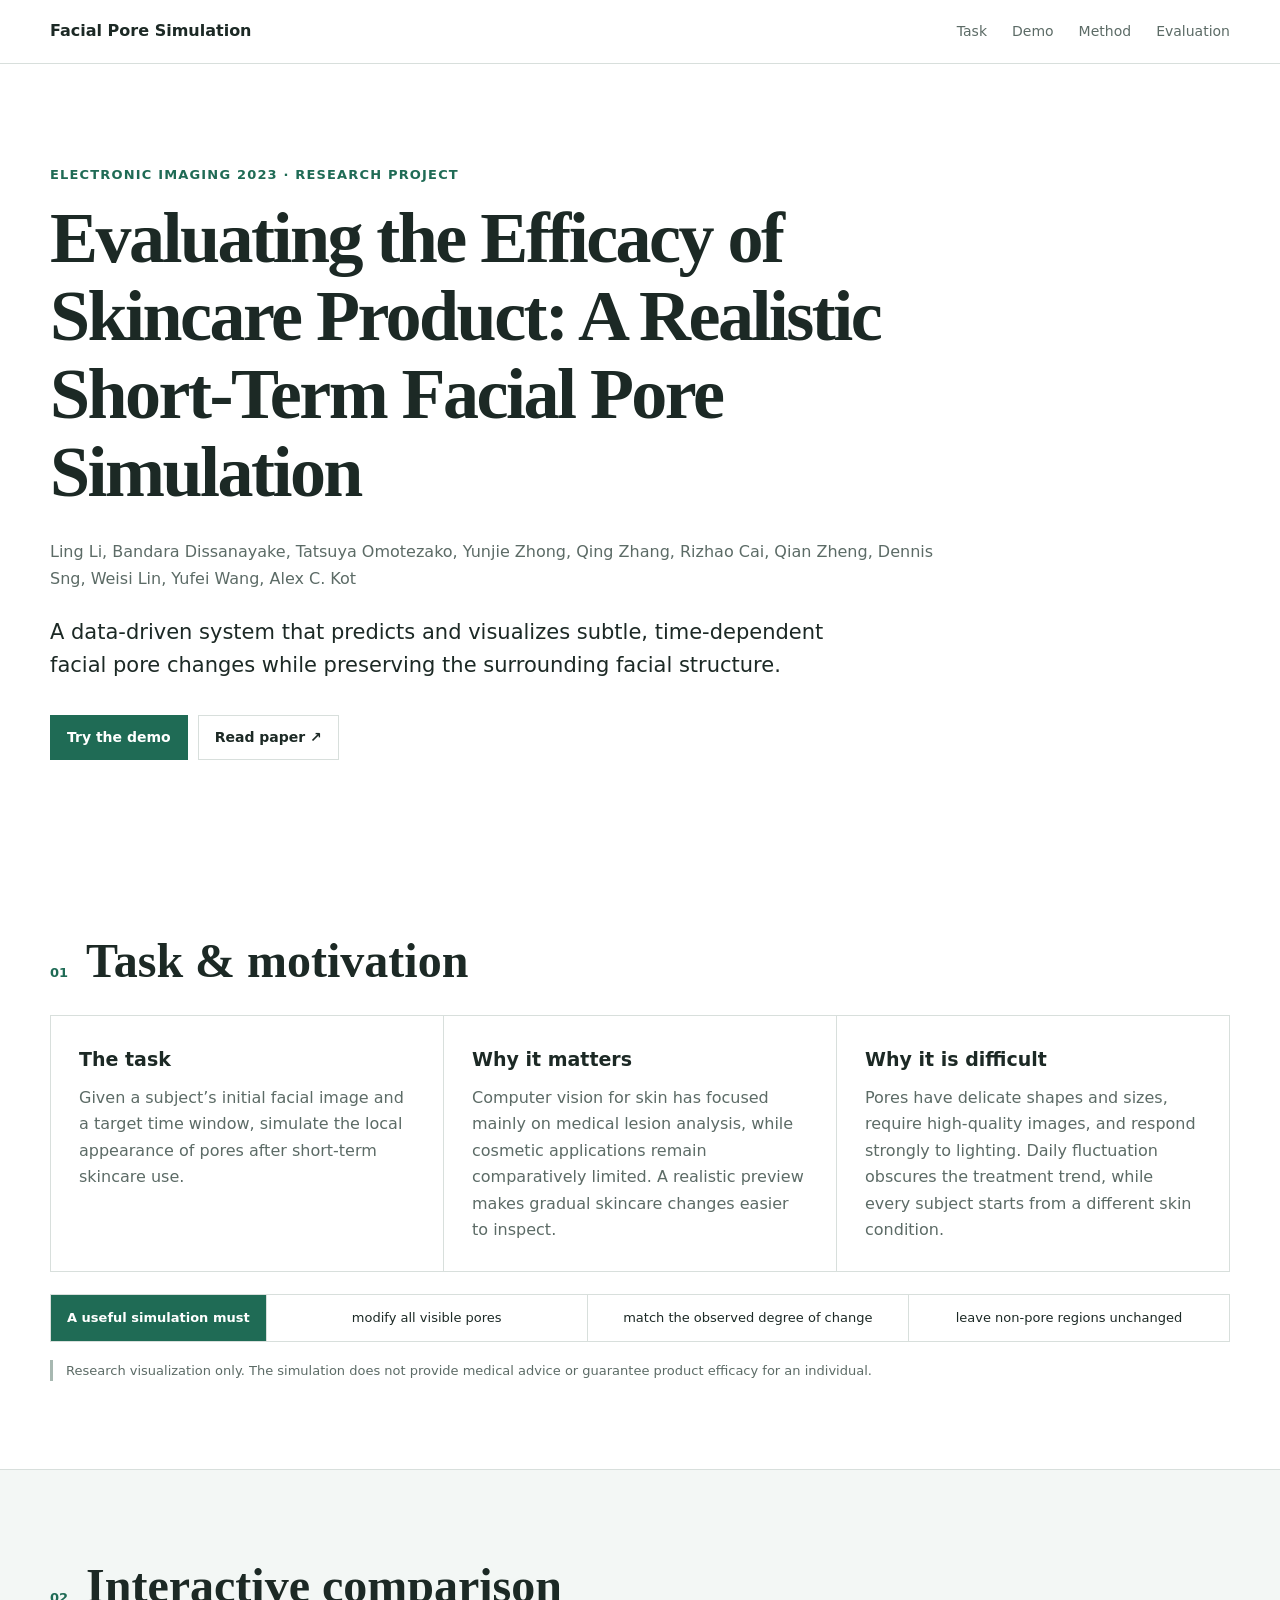
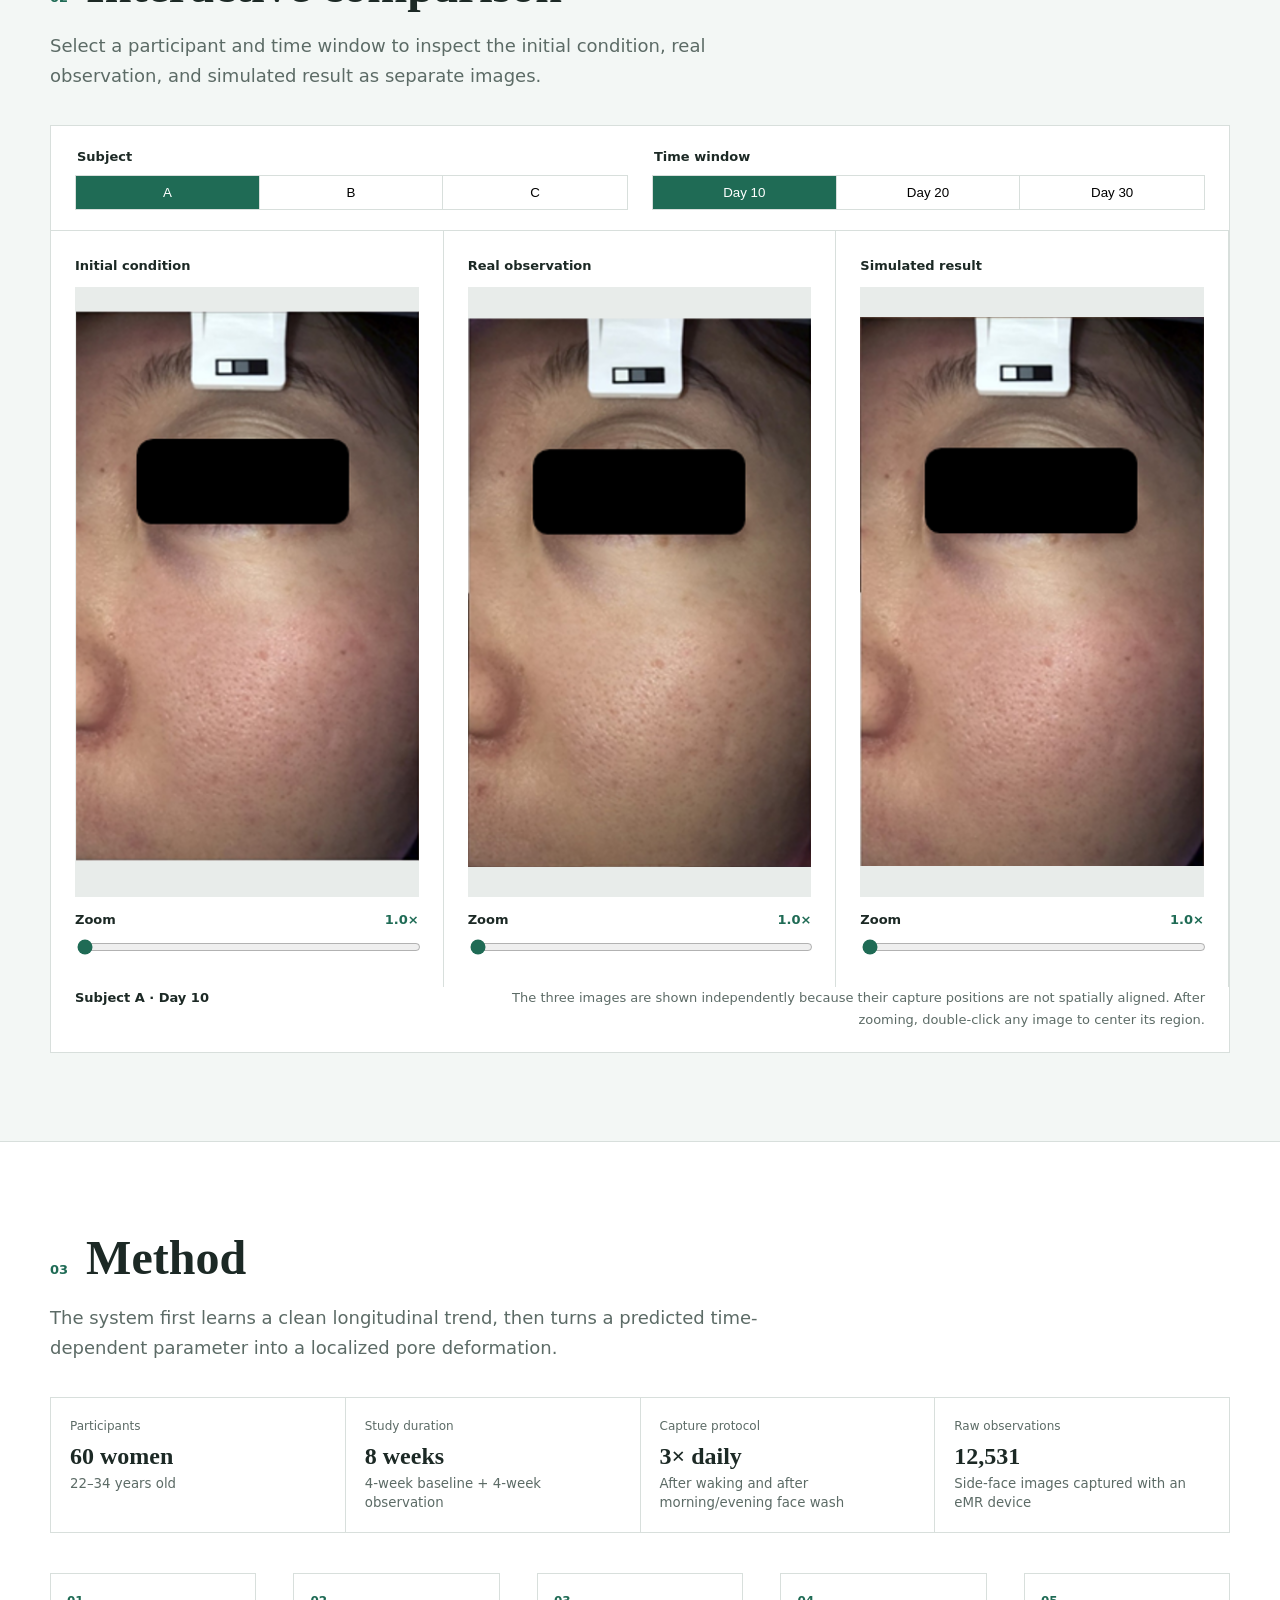
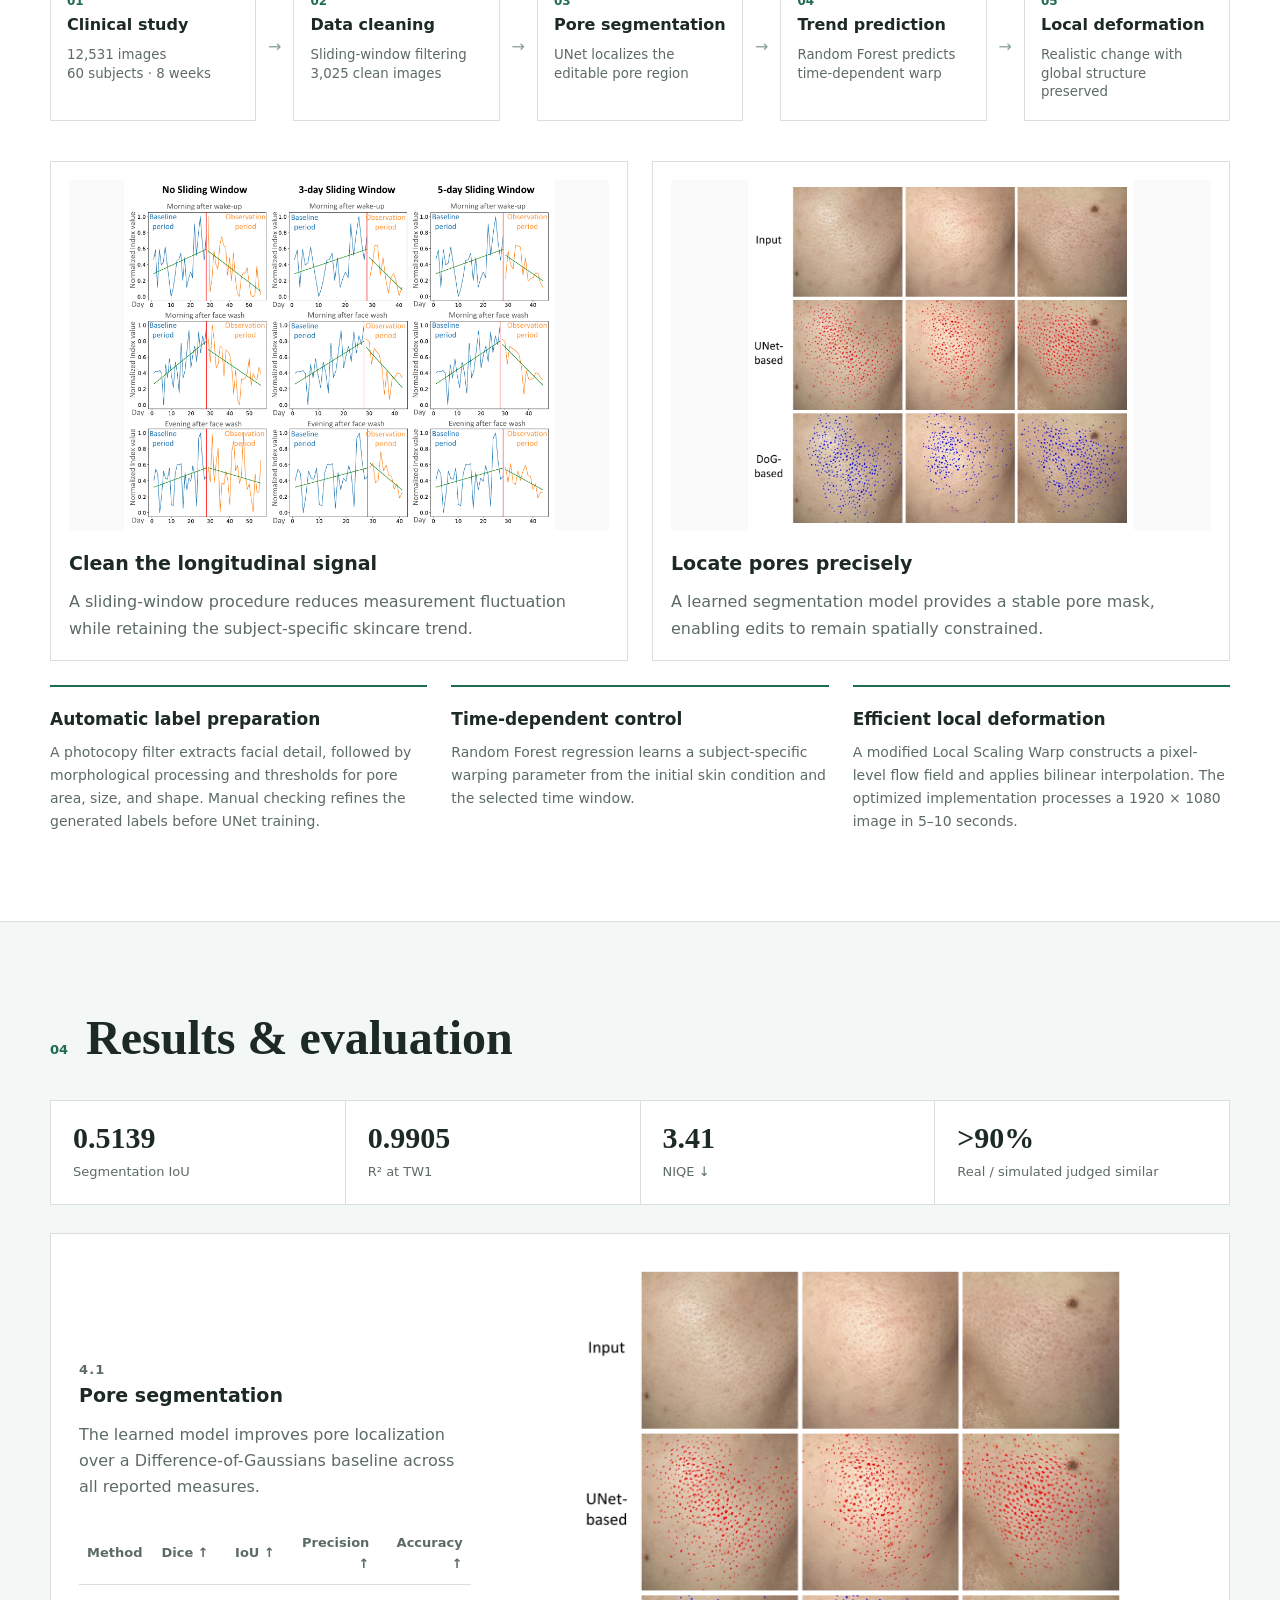
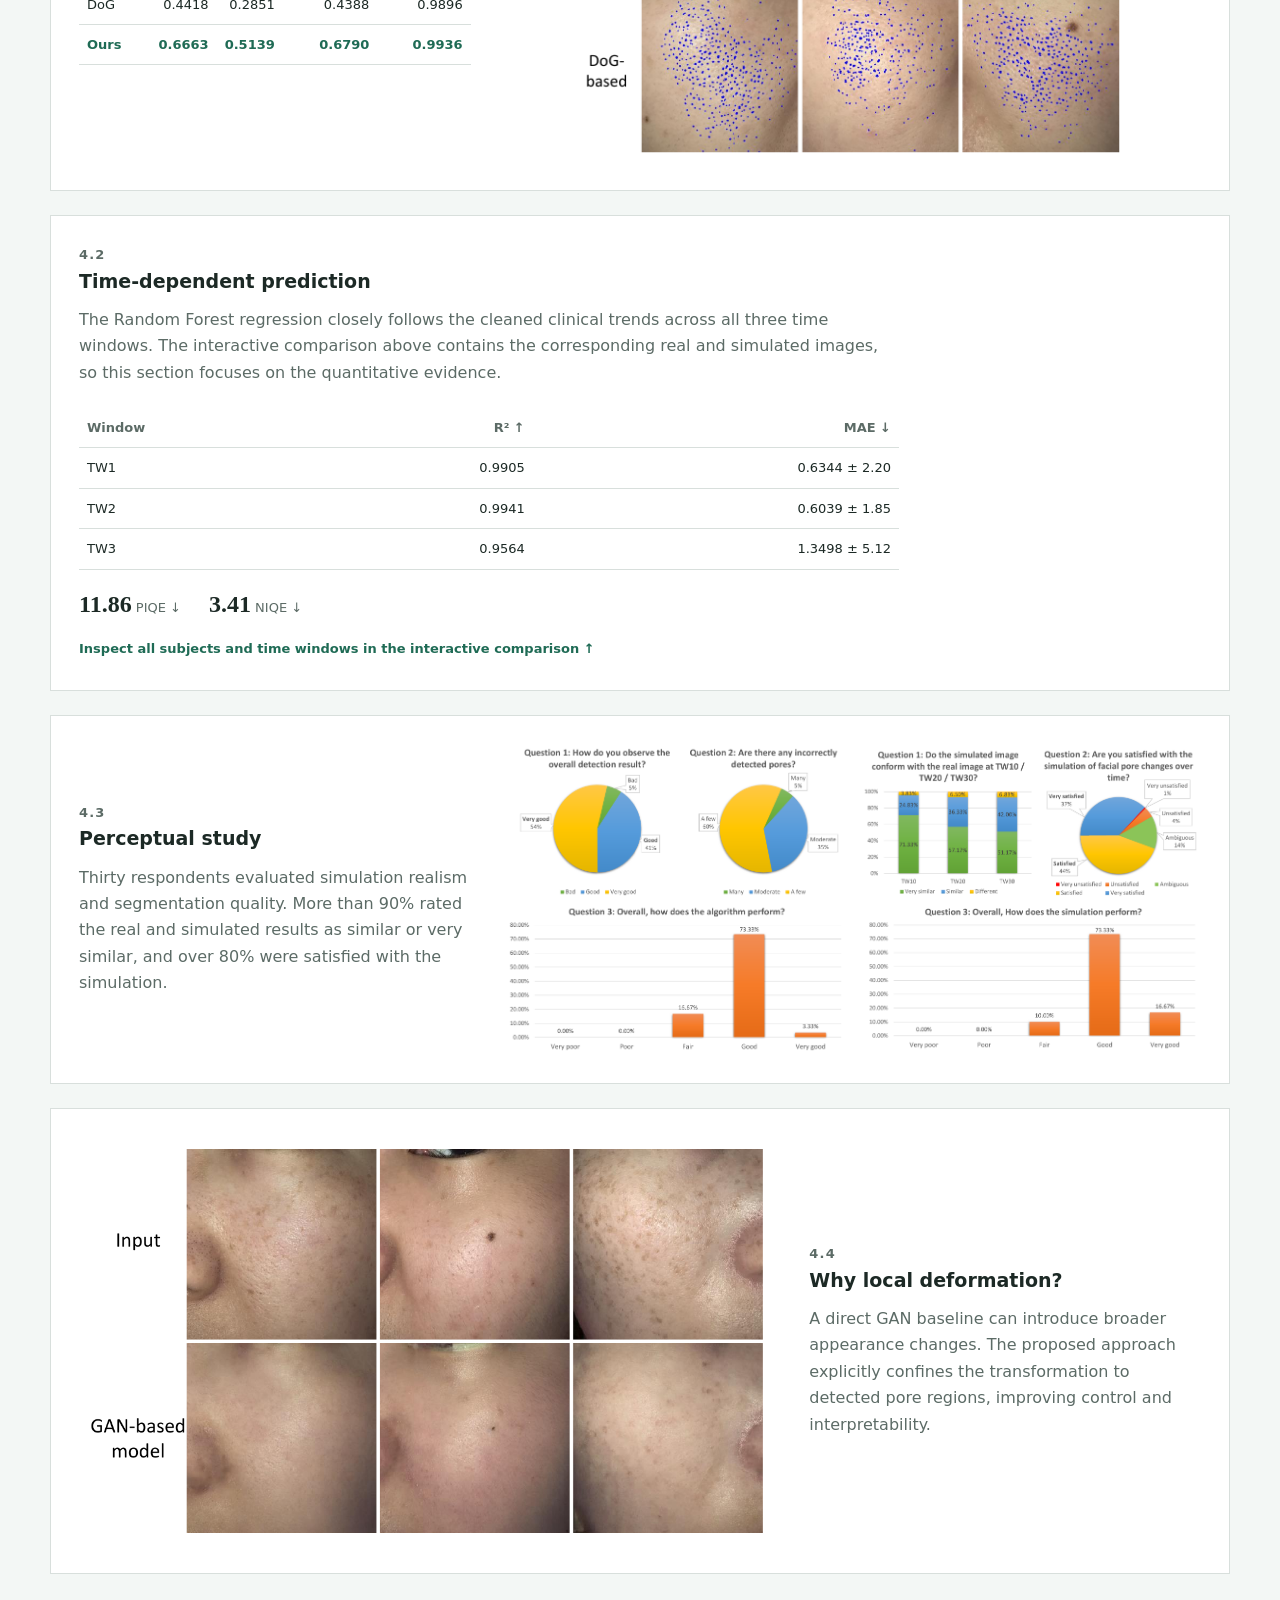
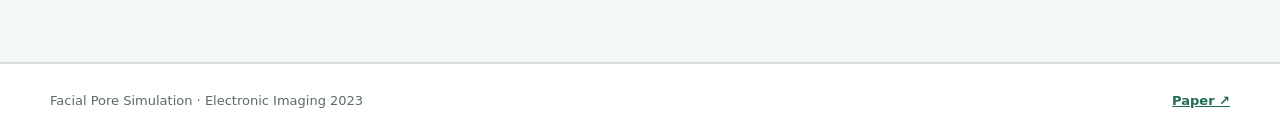
<file: FacialPoreSimulation/index.html>
<!doctype html>
<html lang="en">
<head>
  <meta charset="utf-8">
  <meta name="viewport" content="width=device-width,initial-scale=1">
  <meta name="description" content="Interactive project page for short-term facial pore simulation.">
  <title>Facial Pore Simulation</title>
  <link rel="icon" href="data:image/svg+xml,<svg xmlns=%22http://www.w3.org/2000/svg%22 viewBox=%220 0 100 100%22><circle cx=%2250%22 cy=%2250%22 r=%2242%22 fill=%22%231f6b55%22/><circle cx=%2250%22 cy=%2250%22 r=%2212%22 fill=%22white%22/></svg>">
  <link rel="stylesheet" href="styles.css">
  <link rel="stylesheet" href="playground-layout.css">
  <link rel="stylesheet" href="comparison-interaction.css">
</head>
<body>
  <header class="site-header">
    <a class="brand" href="#top">Facial Pore Simulation</a>
    <nav aria-label="Main navigation">
      <a href="#task">Task</a><a href="#demo">Demo</a><a href="#method">Method</a><a href="#evaluation">Evaluation</a>
    </nav>
  </header>

  <main id="top">
    <section class="hero wrap">
      <p class="eyebrow">Electronic Imaging 2023 · Research Project</p>
      <h1>Evaluating the Efficacy of Skincare Product: A Realistic Short-Term Facial Pore Simulation</h1>
      <p class="authors">Ling Li, Bandara Dissanayake, Tatsuya Omotezako, Yunjie Zhong, Qing Zhang, Rizhao Cai, Qian Zheng, Dennis Sng, Weisi Lin, Yufei Wang, Alex C. Kot</p>
      <p class="lead">A data-driven system that predicts and visualizes subtle, time-dependent facial pore changes while preserving the surrounding facial structure.</p>
      <div class="hero-actions"><a class="button primary" href="#demo">Try the demo</a><a class="button" href="assets/FacialPoreSimulation-paper.pdf" target="_blank">Read paper ↗</a></div>
    </section>

    <section id="task" class="section wrap">
      <div class="section-head"><span>01</span><h2>Task &amp; motivation</h2></div>
      <div class="task-grid">
        <article><h3>The task</h3><p>Given a subject’s initial facial image and a target time window, simulate the local appearance of pores after short-term skincare use.</p></article>
        <article><h3>Why it matters</h3><p>Computer vision for skin has focused mainly on medical lesion analysis, while cosmetic applications remain comparatively limited. A realistic preview makes gradual skincare changes easier to inspect.</p></article>
        <article><h3>Why it is difficult</h3><p>Pores have delicate shapes and sizes, require high-quality images, and respond strongly to lighting. Daily fluctuation obscures the treatment trend, while every subject starts from a different skin condition.</p></article>
      </div>
      <div class="requirements"><strong>A useful simulation must</strong><span>modify all visible pores</span><span>match the observed degree of change</span><span>leave non-pore regions unchanged</span></div>
      <p class="disclaimer">Research visualization only. The simulation does not provide medical advice or guarantee product efficacy for an individual.</p>
    </section>

    <section id="demo" class="section section-tint">
      <div class="wrap">
        <div class="section-head"><span>02</span><h2>Interactive comparison</h2></div>
        <p class="section-intro">Select a participant and time window to inspect the initial condition, real observation, and simulated result as separate images.</p>
        <div class="playground">
          <aside class="controls">
            <fieldset><legend>Subject</legend><div class="segmented" id="subject-controls"><button class="active" data-subject="a">A</button><button data-subject="b">B</button><button data-subject="c">C</button></div></fieldset>
            <fieldset><legend>Time window</legend><div class="segmented" id="time-controls"><button class="active" data-time="tw10">Day 10</button><button data-time="tw20">Day 20</button><button data-time="tw30">Day 30</button></div></fieldset>
          </aside>
          <div class="baseline-panel">
            <p class="panel-label">Initial condition</p>
            <div class="baseline" id="baseline-view"><img id="baseline-image" src="cases/a-baseline.png" alt="Initial facial image for Subject A"></div>
            <div class="individual-zoom"><label for="baseline-zoom">Zoom <output id="baseline-zoom-value">1.0×</output></label><input id="baseline-zoom" type="range" min="1" max="2.5" step="0.1" value="1"></div>
          </div>
          <div class="result-panel"><p class="panel-label">Real observation</p><div class="independent-view" id="real-view"><img id="real-image" src="cases/a-tw10-real.png" alt="Real observation"></div><div class="individual-zoom"><label for="real-zoom">Zoom <output id="real-zoom-value">1.0×</output></label><input id="real-zoom" type="range" min="1" max="2.5" step="0.1" value="1"></div></div>
          <div class="result-panel"><p class="panel-label">Simulated result</p><div class="independent-view" id="sim-view"><img id="sim-image" src="cases/a-tw10-simulated.png" alt="Simulated result"></div><div class="individual-zoom"><label for="sim-zoom">Zoom <output id="sim-zoom-value">1.0×</output></label><input id="sim-zoom" type="range" min="1" max="2.5" step="0.1" value="1"></div></div>
          <div class="selection-note"><strong id="selection-title">Subject A · Day 10</strong><span>The three images are shown independently because their capture positions are not spatially aligned. After zooming, double-click any image to center its region.</span></div>
        </div>
      </div>
    </section>

    <section id="method" class="section wrap">
      <div class="section-head"><span>03</span><h2>Method</h2></div>
      <p class="section-intro">The system first learns a clean longitudinal trend, then turns a predicted time-dependent parameter into a localized pore deformation.</p>
      <div class="study-design">
        <div><span>Participants</span><strong>60 women</strong><small>22–34 years old</small></div>
        <div><span>Study duration</span><strong>8 weeks</strong><small>4-week baseline + 4-week observation</small></div>
        <div><span>Capture protocol</span><strong>3× daily</strong><small>After waking and after morning/evening face wash</small></div>
        <div><span>Raw observations</span><strong>12,531</strong><small>Side-face images captured with an eMR device</small></div>
      </div>
      <div class="pipeline" aria-label="Method pipeline">
        <div><b>01</b><strong>Clinical study</strong><small>12,531 images<br>60 subjects · 8 weeks</small></div><i>→</i>
        <div><b>02</b><strong>Data cleaning</strong><small>Sliding-window filtering<br>3,025 clean images</small></div><i>→</i>
        <div><b>03</b><strong>Pore segmentation</strong><small>UNet localizes the<br>editable pore region</small></div><i>→</i>
        <div><b>04</b><strong>Trend prediction</strong><small>Random Forest predicts<br>time-dependent warp</small></div><i>→</i>
        <div><b>05</b><strong>Local deformation</strong><small>Realistic change with<br>global structure preserved</small></div>
      </div>
      <div class="method-grid">
        <article class="figure-card"><a href="assets/sliding-window.png" target="_blank"><img src="assets/sliding-window.png" alt="Sliding-window data cleaning"></a><h3>Clean the longitudinal signal</h3><p>A sliding-window procedure reduces measurement fluctuation while retaining the subject-specific skincare trend.</p></article>
        <article class="figure-card"><a href="assets/segmentation-comparison.png" target="_blank"><img src="assets/segmentation-comparison.png" alt="Pore segmentation comparison"></a><h3>Locate pores precisely</h3><p>A learned segmentation model provides a stable pore mask, enabling edits to remain spatially constrained.</p></article>
      </div>
      <div class="method-notes">
        <article><h3>Automatic label preparation</h3><p>A photocopy filter extracts facial detail, followed by morphological processing and thresholds for pore area, size, and shape. Manual checking refines the generated labels before UNet training.</p></article>
        <article><h3>Time-dependent control</h3><p>Random Forest regression learns a subject-specific warping parameter from the initial skin condition and the selected time window.</p></article>
        <article><h3>Efficient local deformation</h3><p>A modified Local Scaling Warp constructs a pixel-level flow field and applies bilinear interpolation. The optimized implementation processes a 1920 × 1080 image in 5–10 seconds.</p></article>
      </div>
    </section>

    <section id="evaluation" class="section section-tint">
      <div class="wrap">
        <div class="section-head"><span>04</span><h2>Results &amp; evaluation</h2></div>
        <div class="metrics">
          <div><strong>0.5139</strong><span>Segmentation IoU</span></div><div><strong>0.9905</strong><span>R² at TW1</span></div><div><strong>3.41</strong><span>NIQE ↓</span></div><div><strong>&gt;90%</strong><span>Real / simulated judged similar</span></div>
        </div>

        <article class="eval-block"><div class="eval-copy"><p class="subnumber">4.1</p><h3>Pore segmentation</h3><p>The learned model improves pore localization over a Difference-of-Gaussians baseline across all reported measures.</p><table><thead><tr><th>Method</th><th>Dice ↑</th><th>IoU ↑</th><th>Precision ↑</th><th>Accuracy ↑</th></tr></thead><tbody><tr><td>DoG</td><td>0.4418</td><td>0.2851</td><td>0.4388</td><td>0.9896</td></tr><tr class="best"><td>Ours</td><td>0.6663</td><td>0.5139</td><td>0.6790</td><td>0.9936</td></tr></tbody></table></div><a class="eval-figure" href="assets/segmentation-comparison.png" target="_blank"><img src="assets/segmentation-comparison.png" alt="Segmentation comparison results"></a></article>

        <article class="eval-block eval-text-only"><div class="eval-copy"><p class="subnumber">4.2</p><h3>Time-dependent prediction</h3><p>The Random Forest regression closely follows the cleaned clinical trends across all three time windows. The interactive comparison above contains the corresponding real and simulated images, so this section focuses on the quantitative evidence.</p><table><thead><tr><th>Window</th><th>R² ↑</th><th>MAE ↓</th></tr></thead><tbody><tr><td>TW1</td><td>0.9905</td><td>0.6344 ± 2.20</td></tr><tr><td>TW2</td><td>0.9941</td><td>0.6039 ± 1.85</td></tr><tr><td>TW3</td><td>0.9564</td><td>1.3498 ± 5.12</td></tr></tbody></table><div class="quality-inline"><span><strong>11.86</strong> PIQE ↓</span><span><strong>3.41</strong> NIQE ↓</span></div><a class="inline-link" href="#demo">Inspect all subjects and time windows in the interactive comparison ↑</a></div></article>

        <article class="eval-block"><div class="eval-copy"><p class="subnumber">4.3</p><h3>Perceptual study</h3><p>Thirty respondents evaluated simulation realism and segmentation quality. More than 90% rated the real and simulated results as similar or very similar, and over 80% were satisfied with the simulation.</p></div><div class="study-pair"><a href="assets/segmentation-study.png" target="_blank"><img src="assets/segmentation-study.png" alt="Segmentation perception study"></a><a href="assets/simulation-study.png" target="_blank"><img src="assets/simulation-study.png" alt="Simulation perception study"></a></div></article>

        <article class="eval-block reverse"><div class="eval-copy"><p class="subnumber">4.4</p><h3>Why local deformation?</h3><p>A direct GAN baseline can introduce broader appearance changes. The proposed approach explicitly confines the transformation to detected pore regions, improving control and interpretability.</p></div><a class="eval-figure" href="assets/gan-baseline.png" target="_blank"><img src="assets/gan-baseline.png" alt="GAN baseline comparison"></a></article>
      </div>
    </section>
  </main>
  <footer><div class="wrap"><span>Facial Pore Simulation · Electronic Imaging 2023</span><a href="assets/FacialPoreSimulation-paper.pdf" target="_blank">Paper ↗</a></div></footer>
  <script src="app.js"></script>
</body>
</html>
</file>
<file: main-styles.css>
:root{--ink:#17231f;--muted:#5d6965;--line:#d8dfdc;--soft:#f3f6f5;--green:#1b6552;--deep:#102e27;--white:#fff;--max:1200px}*{box-sizing:border-box}html{scroll-behavior:smooth}body{margin:0;background:#fff;color:var(--ink);font:16px/1.65 Inter,ui-sans-serif,system-ui,-apple-system,BlinkMacSystemFont,"Segoe UI",sans-serif}img{display:block;max-width:100%}a{color:inherit}.shell{width:min(calc(100% - 40px),var(--max));margin:auto}.site-header{position:sticky;z-index:30;top:0;height:64px;padding:0 max(20px,calc((100% - var(--max))/2));display:flex;align-items:center;justify-content:space-between;border-bottom:1px solid var(--line);background:rgba(255,255,255,.96);backdrop-filter:blur(10px)}.brand{font-family:Georgia,serif;font-weight:700;text-decoration:none}.site-header nav{display:flex;gap:26px}.site-header nav a{color:var(--muted);font-size:14px;text-decoration:none}.site-header nav a.active,.site-header nav a:hover{color:var(--green)}.hero{min-height:calc(100vh - 64px);display:grid;grid-template-columns:.9fr 1.1fr;gap:70px;align-items:center;padding-block:74px}.kicker,.section-number{margin:0 0 17px;color:var(--green);font-size:13px;font-weight:800;letter-spacing:.09em;text-transform:uppercase}.hero h1{max-width:650px;margin:0;font:700 clamp(48px,6.1vw,82px)/1.02 Georgia,serif;letter-spacing:-.045em}.hero-text{max-width:630px;margin:28px 0;color:var(--muted);font-size:19px}.primary-link,.project-link{display:inline-flex;gap:18px;align-items:center;color:var(--green);font-weight:750;text-decoration:none}.primary-link{padding-bottom:6px;border-bottom:1px solid var(--green)}.scale-figure{height:min(680px,72vh);display:grid;grid-template-columns:1.25fr .9fr .68fr;gap:8px}.scale-slice{position:relative;min-width:0;overflow:hidden;background:#dfe5e2;color:#fff;text-decoration:none}.scale-slice:after{content:"";position:absolute;inset:0;background:linear-gradient(0deg,rgba(7,24,19,.72),transparent 55%)}.scale-slice img{width:100%;height:100%;object-fit:cover;transition:transform .45s ease}.face-slice img{object-position:51% center}.skin-slice img{object-position:62% center}.scale-slice:hover img{transform:scale(1.035)}.scale-slice span{position:absolute;z-index:2;left:18px;bottom:20px;font-size:12px}.scale-slice b{display:block;font:700 25px/1.2 Georgia,serif}.thesis-section{padding:100px 0;background:var(--deep);color:#fff}.thesis-grid{display:grid;grid-template-columns:1.1fr .9fr;gap:90px}.thesis-section .section-number{color:#8cc6b5}.thesis-grid h2,.section-heading h2{margin:0;font:700 clamp(34px,4.2vw,54px)/1.15 Georgia,serif;letter-spacing:-.025em}.thesis-answer{padding-top:34px;color:#cad7d2;font-size:17px}.thesis-answer p{margin:0 0 18px}.scale-row{display:grid;grid-template-columns:repeat(3,1fr);margin-top:68px;border-block:1px solid #3c5a51}.scale-row div{padding:25px 30px;border-right:1px solid #3c5a51}.scale-row div:last-child{border:0}.scale-row span,.scale-row strong,.scale-row small{display:block}.scale-row span{color:#8cc6b5;font-size:12px;font-weight:750;text-transform:uppercase}.scale-row strong{margin:7px 0;font:700 21px Georgia,serif}.scale-row small{color:#aebfba;font-size:13px;line-height:1.5}.projects-section{padding:100px 0}.section-heading{max-width:780px}.project{display:grid;grid-template-columns:.82fr 1.18fr;gap:68px;align-items:center;padding-block:86px;border-bottom:1px solid var(--line)}.project.reverse{grid-template-columns:1.18fr .82fr}.project.reverse .project-copy{order:2}.project-meta{display:flex;gap:13px;color:var(--green);font-size:12px;font-weight:800;text-transform:uppercase;letter-spacing:.08em}.project h3{margin:15px 0 4px;font:700 clamp(37px,4.5vw,60px)/1 Georgia,serif;letter-spacing:-.035em}.project-title{margin:0 0 22px;font-weight:700}.project-copy>p:not(.project-title){color:var(--muted)}.constraint{display:grid;grid-template-columns:auto 1fr;gap:4px 16px;margin:27px 0;padding:15px 0;border-block:1px solid var(--line);font-size:13px}.constraint span{color:var(--muted)}.project-link span{font-size:20px}.project-visual{position:relative;display:block;aspect-ratio:1.22;overflow:hidden;background:var(--soft);border:1px solid var(--line)}.project-visual img{width:100%;height:100%;object-fit:cover;transition:transform .4s ease}.project-visual.contain img{object-fit:contain;padding:14px}.project-visual:hover img{transform:scale(1.02)}.project-visual>span{position:absolute;right:13px;bottom:12px;padding:5px 9px;background:rgba(255,255,255,.94);color:var(--muted);font-size:11px;font-weight:700}.thread-section{padding:100px 0;background:var(--soft);border-top:1px solid var(--line)}.thread-line{display:grid;grid-template-columns:1fr auto 1fr auto 1fr;align-items:stretch;margin-top:50px}.thread-line div{padding:28px;border:1px solid var(--line);background:#fff}.thread-line b,.thread-line span{display:block}.thread-line b{font:700 20px Georgia,serif}.thread-line span{margin-top:8px;color:var(--muted);font-size:14px}.thread-line i{align-self:center;margin-inline:-1px;padding:5px 10px;background:var(--green);color:#fff;font-size:11px;font-style:normal;font-weight:750;z-index:2}.closing{max-width:740px;margin:40px 0 0;font:700 24px/1.45 Georgia,serif}footer{padding:27px 0;border-top:1px solid var(--line)}footer .shell{display:flex;gap:20px;align-items:center;font-size:13px}footer span{flex:1;color:var(--muted)}footer a{color:var(--green);text-decoration:none}@media(max-width:900px){.hero{grid-template-columns:1fr;min-height:auto}.scale-figure{height:560px}.thesis-grid,.project,.project.reverse{grid-template-columns:1fr}.project.reverse .project-copy{order:0}.project{gap:35px}.scale-row{grid-template-columns:1fr}.scale-row div{border-right:0;border-bottom:1px solid #3c5a51}.thread-line{grid-template-columns:1fr}.thread-line i{justify-self:start;margin:-1px 0;padding-inline:14px}}@media(max-width:620px){.shell{width:min(calc(100% - 24px),var(--max))}.site-header nav{display:none}.hero{padding-block:55px;gap:42px}.hero h1{font-size:43px}.scale-figure{height:470px;grid-template-columns:1fr 1fr}.body-slice{grid-row:span 2}.thesis-section,.projects-section,.thread-section{padding-block:70px}.thesis-grid{gap:20px}.scale-row{margin-top:40px}.project{padding-block:58px}.project-visual{aspect-ratio:1}.thread-line div{padding:22px}footer .shell{align-items:flex-start;flex-direction:column}}
</file>
<file: faceComposer/styles.css>
:root { --ink:#172033; --muted:#5c6678; --line:#d8dde6; --soft:#f5f7fa; --accent:#7b2f83; --accent-soft:#f4edf6; --cream:#fff9e9; }
* { box-sizing:border-box; }
html { scroll-behavior:smooth; }
body { margin:0; color:var(--ink); background:#fff; font:16px/1.65 Inter,Arial,sans-serif; }
img { display:block; max-width:100%; }
a { color:inherit; }
.container { width:min(1160px,calc(100% - 40px)); margin-inline:auto; }
.site-header { position:sticky; top:0; z-index:20; display:flex; justify-content:space-between; align-items:center; min-height:62px; padding:0 max(20px,calc((100vw - 1160px)/2)); border-bottom:1px solid var(--line); background:rgba(255,255,255,.96); backdrop-filter:blur(8px); }
.brand { font:600 20px "Source Serif 4",serif; text-decoration:none; }
nav { display:flex; gap:26px; font-size:14px; }
nav a { text-decoration:none; color:#465064; }
nav a:hover { color:var(--accent); }
.paper-header { padding:68px 0 62px; text-align:center; }
.venue { margin:0 0 12px; color:var(--accent); font-size:13px; font-weight:700; letter-spacing:.08em; text-transform:uppercase; }
h1 { max-width:1050px; margin:0 auto; font:600 clamp(2.3rem,4.6vw,4.15rem)/1.08 "Source Serif 4",serif; letter-spacing:-.035em; }
.authors { max-width:900px; margin:24px auto 0; color:var(--muted); font-size:14px; }
.link-row { display:flex; justify-content:center; gap:10px; margin:28px 0; }
.link-row a { padding:9px 18px; border:1px solid var(--ink); text-decoration:none; font-size:14px; font-weight:600; }
.link-row .primary-link { background:var(--ink); color:white; }
.summary { max-width:840px; margin:34px auto 0; color:#3f495d; font-size:18px; }
.section { padding:72px 0; border-top:1px solid var(--line); }
.section-title { display:flex; align-items:baseline; gap:16px; margin-bottom:18px; }
.section-title span { color:var(--accent); font-size:13px; font-weight:700; }
.section-title h2 { margin:0; font:600 clamp(1.9rem,3vw,2.7rem)/1.15 "Source Serif 4",serif; }
.section-lead { max-width:820px; margin:0 0 34px; color:var(--muted); }
.task-section { background:var(--soft); }
.task-definition { display:grid; grid-template-columns:1fr 1fr; gap:54px; align-items:center; padding:32px 0; border-top:1px solid var(--line); border-bottom:1px solid var(--line); }
.task-copy h3,.controls h3,.result-heading h3 { margin:0 0 8px; font-size:17px; }
.task-copy p { margin:0; color:var(--muted); }
.task-formula { display:flex; align-items:center; justify-content:center; flex-wrap:wrap; gap:14px; padding:24px; background:#fff; border:1px solid var(--line); font:600 20px "Source Serif 4",serif; }
.task-formula b { color:var(--accent); font-family:Inter,sans-serif; }
.motivation-grid { display:grid; grid-template-columns:repeat(3,1fr); gap:34px; margin-top:34px; }
.motivation-grid article { padding-right:28px; border-right:1px solid var(--line); }
.motivation-grid article:last-child { border:0; }
.motivation-grid h3,.method-grid h3,.metric-definitions h3 { margin:0 0 10px; font-size:16px; }
.motivation-grid p,.method-grid p,.metric-definitions p { margin:0; color:var(--muted); font-size:14px; }
.case-selector { display:flex; align-items:center; gap:8px; margin:0 0 14px; }
.case-selector > span { margin-right:4px; color:var(--muted); font-size:13px; font-weight:600; }
.case-option { min-width:88px; padding:8px 14px; border:1px solid var(--line); background:#fff; color:var(--ink); font:600 13px Inter,Arial,sans-serif; cursor:pointer; }
.case-option:hover { border-color:var(--accent); }
.case-option.active { border-color:var(--ink); background:var(--ink); color:#fff; }
.demo-layout { display:grid; grid-template-columns:1.05fr .58fr 1.05fr; gap:22px; align-items:start; padding:24px; border:1px solid var(--line); background:var(--soft); }
.inputs { display:grid; grid-template-columns:1fr 1fr; gap:14px; }
figure { margin:0; }
.figure-label { margin-bottom:7px; font-size:13px; font-weight:700; }
.inputs figure img,.comparison { width:100%; aspect-ratio:1; object-fit:cover; background:#e7e9ed; }
figcaption { margin-top:8px; color:var(--muted); font-size:12px; line-height:1.45; }
.controls { min-width:0; padding-top:1px; }
.component-grid { display:grid; gap:8px; margin:16px 0; }
.component-option { position:relative; display:grid; grid-template-columns:34px 1fr 20px; align-items:center; gap:10px; min-height:54px; padding:8px 12px; border:1px solid var(--line); background:#fff; cursor:pointer; }
.component-option:has(input:checked) { border-color:var(--accent); background:var(--accent-soft); }
.component-option input { position:absolute; opacity:0; }
.component-option img { width:31px; height:31px; object-fit:contain; }
.component-option:first-child img { height:17px; }
.component-option span { font-size:13px; font-weight:600; }
.component-option b { color:var(--accent); opacity:0; }
.component-option:has(input:checked) b { opacity:1; }
#compose-button { width:100%; padding:12px; border:1px solid var(--ink); background:var(--ink); color:#fff; font-weight:600; cursor:pointer; }
#compose-button:disabled { opacity:.4; cursor:not-allowed; }
#selection-summary { margin:8px 0 0; color:var(--muted); font-size:12px; text-align:center; }
.result-heading { display:flex; justify-content:space-between; align-items:center; }
.result-heading span { color:var(--muted); font-size:12px; }
.comparison { position:relative; overflow:hidden; user-select:none; }
#result-image,.before-layer,.before-layer img { width:100%; height:100%; object-fit:cover; display:block; }
.before-layer { position:absolute; inset:0; overflow:hidden; clip-path:inset(0 54% 0 0); }
.before-layer img { position:absolute; inset:0; }
.divider { position:absolute; z-index:5; top:0; bottom:0; left:46%; width:2px; background:#fff; transform:translateX(-1px); box-shadow:0 0 0 1px rgba(0,0,0,.14); pointer-events:none; }
.divider-handle { position:absolute; top:50%; left:50%; display:grid; place-items:center; width:34px; height:34px; padding:0; transform:translate(-50%,-50%); border:2px solid #fff; border-radius:50%; background:var(--accent); color:#fff; font:inherit; font-size:13px; font-weight:700; cursor:ew-resize; touch-action:none; pointer-events:auto; }
.divider-handle:focus-visible { outline:3px solid rgba(112,76,174,.35); outline-offset:3px; }
.comparison-label { position:absolute; top:9px; padding:4px 7px; background:rgba(23,32,51,.78); color:#fff; font-size:10px; text-transform:uppercase; }
.before-label { left:9px; } .after-label { right:9px; }
.slider-label { display:grid; grid-template-columns:auto 1fr auto; gap:10px; align-items:center; margin-top:10px; color:var(--muted); font-size:11px; }
.slider-label input { width:100%; accent-color:var(--accent); }
.comparison-value { display:none; }
.processing-overlay { position:absolute; inset:0; display:grid; place-content:center; justify-items:center; gap:10px; background:rgba(255,255,255,.88); opacity:0; pointer-events:none; transition:opacity .15s; }
.processing-overlay.active { opacity:1; }
.processing-overlay span { width:30px; height:30px; border:2px solid #ccd2dc; border-top-color:var(--accent); border-radius:50%; animation:spin .7s linear infinite; }
.processing-overlay p { margin:0; color:var(--ink); font-size:12px; }
@keyframes spin { to { transform:rotate(360deg); } }
.technical-note { max-width:880px; margin:18px 0 0; color:var(--muted); font-size:12px; }
.method-section { background:#fbfbfc; }
.pipeline-figure { padding:18px; border:1px solid var(--line); background:#fff; }
.pipeline-figure img { width:100%; }
.method-grid { display:grid; grid-template-columns:repeat(3,1fr); gap:0; margin-top:30px; border:1px solid var(--line); }
.method-grid article { padding:24px; border-right:1px solid var(--line); }
.method-grid article:last-child { border:0; }
.method-grid article > span { display:block; margin-bottom:20px; color:var(--accent); font-size:13px; font-weight:700; }
.implementation-strip { display:grid; grid-template-columns:repeat(4,1fr); margin-top:22px; background:var(--ink); color:#fff; }
.implementation-strip div { padding:20px; border-right:1px solid #465064; }
.implementation-strip div:last-child { border:0; }
.implementation-strip strong,.implementation-strip span { display:block; }
.implementation-strip strong { font-size:18px; }
.implementation-strip span { margin-top:4px; color:#c6ccd5; font-size:12px; }
.metric-definitions { display:grid; grid-template-columns:repeat(4,1fr); gap:18px; margin-bottom:54px; }
.metric-definitions article { padding:18px; border-top:3px solid var(--accent); background:var(--soft); }
.result-block { display:grid; grid-template-columns:280px 1fr; gap:40px; align-items:start; padding:42px 0; border-top:1px solid var(--line); }
.result-copy h3 { margin:4px 0 12px; font:600 24px/1.2 "Source Serif 4",serif; }
.result-copy > p:not(.result-index) { margin:0 0 14px; color:var(--muted); font-size:14px; }
.result-index { margin:0; color:var(--accent); font-size:12px; font-weight:700; }
.result-caveat { padding:12px; border-left:3px solid var(--accent); background:var(--accent-soft); }
.result-block figure img { width:100%; border:1px solid var(--line); }
.figure-link { display:block; cursor:zoom-in; }
.figure-link img { transition:border-color .15s ease; }
.figure-link:hover img { border-color:var(--accent); }
.ablation-summary { display:grid; grid-template-columns:220px 1fr; gap:30px; margin-top:48px; padding:26px; background:var(--cream); border:1px solid #eadfb9; }
.ablation-summary h3,.ablation-summary p { margin:0; }
.ablation-summary p { color:var(--muted); }
footer { border-top:1px solid var(--line); padding:28px 0; }
footer .container { display:flex; align-items:center; gap:18px; }
footer span { flex:1; color:var(--muted); font-size:13px; }
footer a { font-size:13px; font-weight:600; }
@media (max-width:960px) {
  .demo-layout { grid-template-columns:1fr 1fr; }
  .inputs { grid-column:1/-1; }
  .method-grid,.metric-definitions { grid-template-columns:1fr 1fr; }
  .method-grid article:nth-child(2) { border-right:0; }
  .method-grid article:last-child { border-top:1px solid var(--line); }
  .implementation-strip { grid-template-columns:1fr 1fr; }
}
@media (max-width:700px) {
  nav a:not(:last-child) { display:none; }
  .paper-header { padding:48px 0; }
  .desktop-only { display:none; }
  .summary { font-size:16px; }
  .section { padding:52px 0; }
  .task-definition,.motivation-grid,.demo-layout,.result-block,.ablation-summary { grid-template-columns:1fr; }
  .case-selector { align-items:stretch; flex-wrap:wrap; }
  .case-selector > span { width:100%; }
  .case-option { flex:1; }
  .motivation-grid article { padding:0 0 22px; border-right:0; border-bottom:1px solid var(--line); }
  .demo-layout { padding:14px; }
  .method-grid,.metric-definitions,.implementation-strip { grid-template-columns:1fr; }
  .method-grid article,.implementation-strip div { border-right:0; border-bottom:1px solid var(--line); }
  .pipeline-figure { overflow-x:auto; }
  .pipeline-figure img { min-width:760px; }
  footer .container { align-items:flex-start; flex-direction:column; }
}
@media (prefers-reduced-motion:reduce) { html{scroll-behavior:auto} *,*::before,*::after{animation-duration:.01ms!important;transition-duration:.01ms!important} }
</file>
<file: FacialPoreSimulation/styles.css>
:root{--ink:#1c2925;--muted:#5c6b66;--line:#d8dfdc;--green:#1f6b55;--pale:#f3f7f5;--white:#fff;--max:1180px}*{box-sizing:border-box}html{scroll-behavior:smooth}body{margin:0;color:var(--ink);font:16px/1.65 Inter,ui-sans-serif,system-ui,-apple-system,BlinkMacSystemFont,"Segoe UI",sans-serif;background:#fff}img{display:block;max-width:100%}a{color:inherit}.wrap{width:min(calc(100% - 40px),var(--max));margin:auto}.site-header{height:64px;padding:0 max(20px,calc((100% - var(--max))/2));display:flex;align-items:center;justify-content:space-between;border-bottom:1px solid var(--line);background:rgba(255,255,255,.96);position:sticky;top:0;z-index:20}.brand{font-weight:750;text-decoration:none}.site-header nav{display:flex;gap:25px}.site-header nav a{font-size:14px;text-decoration:none;color:var(--muted)}.site-header nav a:hover{color:var(--green)}.hero{padding:100px 0 85px}.eyebrow,.subnumber{margin:0 0 15px;color:var(--green);font-size:13px;font-weight:800;letter-spacing:.09em;text-transform:uppercase}.hero h1{max-width:980px;margin:0;font-family:Georgia,serif;font-size:clamp(42px,6vw,72px);line-height:1.08;letter-spacing:-.035em}.authors{max-width:920px;margin:28px 0 0;color:var(--muted)}.lead{max-width:780px;margin:24px 0 0;font-size:21px;line-height:1.55}.hero-actions{display:flex;gap:10px;margin-top:34px}.button{display:inline-block;padding:10px 16px;border:1px solid var(--line);text-decoration:none;font-weight:700;font-size:14px}.button.primary{color:#fff;background:var(--green);border-color:var(--green)}.section{padding:88px 0}.section-tint{background:var(--pale);border-block:1px solid var(--line)}.section-head{display:flex;align-items:baseline;gap:18px;margin-bottom:26px}.section-head span{color:var(--green);font-size:13px;font-weight:800}.section h2{margin:0;font:700 clamp(32px,4vw,48px)/1.15 Georgia,serif}.section-intro{max-width:760px;margin:-8px 0 34px;color:var(--muted);font-size:18px}.task-grid{display:grid;grid-template-columns:repeat(3,1fr);gap:1px;background:var(--line);border:1px solid var(--line)}.task-grid article{padding:28px;background:#fff}.task-grid h3,.figure-card h3,.eval-copy h3{margin:0 0 10px;font-size:19px}.task-grid p,.figure-card p,.eval-copy p{margin:0;color:var(--muted)}.disclaimer{margin:18px 0 0;padding-left:13px;border-left:3px solid #a7b8b1;color:var(--muted);font-size:13px}.playground{display:grid;grid-template-columns:250px 1fr;border:1px solid var(--line);background:#fff}.controls{padding:24px;border-right:1px solid var(--line)}fieldset{padding:0;margin:0 0 22px;border:0}legend,.control-label,.zoom-label{display:block;margin-bottom:8px;font-size:13px;font-weight:750}.segmented{display:grid;grid-template-columns:repeat(3,1fr);border:1px solid var(--line)}.segmented button{padding:9px 5px;border:0;border-right:1px solid var(--line);background:#fff;cursor:pointer}.segmented button:last-child{border:0}.segmented button.active{background:var(--green);color:#fff}.baseline{margin:22px 0}.baseline img{width:100%;height:190px;object-fit:cover;object-position:center 40%;background:#eee}.baseline small{display:block;margin-top:7px;color:var(--muted)}.zoom-label{display:flex;justify-content:space-between}.controls input{width:100%;accent-color:var(--green)}.viewer-column{min-width:0;padding:24px}.compare{--position:50%;--zoom:1;position:relative;height:610px;overflow:hidden;background:#e8ecea;touch-action:none}.compare-image{position:absolute;width:100%;height:100%;object-fit:contain;background:#e8ecea;transform:scale(var(--zoom));transform-origin:var(--origin-x,50%) var(--origin-y,50%)}.real-layer{position:absolute;inset:0;overflow:hidden;clip-path:inset(0 calc(100% - var(--position)) 0 0)}.real-layer .compare-image{max-width:none}.divider{position:absolute;z-index:4;top:0;bottom:0;left:var(--position);width:2px;background:#fff;box-shadow:0 0 0 1px rgba(0,0,0,.2)}.divider:after{content:"↔";position:absolute;top:50%;left:50%;transform:translate(-50%,-50%);display:grid;place-items:center;width:38px;height:38px;border-radius:50%;color:var(--green);background:#fff;border:1px solid var(--line);font-weight:800}.compare>input{position:absolute;z-index:5;inset:0;width:100%;height:100%;margin:0;opacity:0;cursor:ew-resize}.tag{position:absolute;z-index:6;top:14px;padding:5px 9px;background:rgba(255,255,255,.9);font-size:12px;font-weight:800;pointer-events:none}.tag-left{left:14px}.tag-right{right:14px}.viewer-note{display:flex;justify-content:space-between;gap:20px;margin-top:12px;font-size:13px}.viewer-note span{color:var(--muted);text-align:right}.pipeline{display:grid;grid-template-columns:1fr auto 1fr auto 1fr auto 1fr auto 1fr;gap:12px;align-items:stretch;margin:40px 0}.pipeline div{padding:18px 16px;border:1px solid var(--line);background:#fff}.pipeline b{display:block;color:var(--green);font-size:12px}.pipeline strong,.pipeline small{display:block}.pipeline small{margin-top:8px;color:var(--muted);line-height:1.4}.pipeline i{align-self:center;color:#8ba198;font-style:normal}.method-grid{display:grid;grid-template-columns:1fr 1fr;gap:24px}.figure-card{border:1px solid var(--line);padding:18px}.figure-card a{display:flex;align-items:center;justify-content:center;height:350px;background:#fafafa}.figure-card img{width:100%;height:100%;object-fit:contain}.figure-card h3{margin-top:18px}.metrics{display:grid;grid-template-columns:repeat(4,1fr);gap:1px;background:var(--line);border:1px solid var(--line);margin:34px 0 28px}.metrics div{padding:22px;background:#fff}.metrics strong,.metrics span{display:block}.metrics strong{font:700 30px/1 Georgia,serif}.metrics span{margin-top:8px;color:var(--muted);font-size:13px}.eval-block{display:grid;grid-template-columns:minmax(280px,.72fr) minmax(0,1.28fr);gap:34px;align-items:center;margin-top:24px;padding:28px;border:1px solid var(--line);background:#fff}.eval-block.reverse{grid-template-columns:minmax(0,1.28fr) minmax(280px,.72fr)}.eval-block.reverse .eval-copy{order:2}.eval-figure{display:flex;align-items:center;justify-content:center;min-height:310px}.eval-figure img{width:100%;max-height:500px;object-fit:contain}.eval-figure.wide{min-height:360px}.eval-copy table{width:100%;margin-top:22px;border-collapse:collapse;font-size:13px}.eval-copy th,.eval-copy td{padding:9px 8px;border-bottom:1px solid var(--line);text-align:right}.eval-copy th:first-child,.eval-copy td:first-child{text-align:left}.eval-copy th{color:var(--muted);font-weight:650}.eval-copy tr.best{color:var(--green);font-weight:750}.study-pair{display:grid;grid-template-columns:1fr 1fr;gap:14px}.study-pair a{display:flex;align-items:center;min-height:300px}.study-pair img{width:100%;max-height:440px;object-fit:contain}footer{padding:26px 0;border-top:1px solid var(--line);font-size:13px;color:var(--muted)}footer .wrap{display:flex;justify-content:space-between}footer a{color:var(--green);font-weight:700}@media(max-width:850px){.site-header nav{display:none}.hero{padding:70px 0}.task-grid,.method-grid{grid-template-columns:1fr}.playground{grid-template-columns:1fr}.controls{border-right:0;border-bottom:1px solid var(--line)}.baseline img{height:220px}.compare{height:520px}.pipeline{grid-template-columns:1fr}.pipeline i{display:none}.metrics{grid-template-columns:1fr 1fr}.eval-block,.eval-block.reverse{grid-template-columns:1fr}.eval-block.reverse .eval-copy{order:0}.study-pair{grid-template-columns:1fr}.viewer-note{display:block}.viewer-note span{display:block;text-align:left}}@media(max-width:520px){.wrap{width:min(calc(100% - 24px),var(--max))}.hero h1{font-size:38px}.section{padding:64px 0}.playground,.eval-block{margin-inline:-4px}.viewer-column,.controls,.eval-block{padding:16px}.compare{height:440px}.metrics{grid-template-columns:1fr}.hero-actions{flex-wrap:wrap}}
</file>
<file: FacialPoreSimulation/playground-layout.css>
.playground{grid-template-columns:1fr 1fr}
.controls{grid-column:1/-1;display:grid;grid-template-columns:1fr 1fr 1fr;gap:24px;align-items:end;padding:20px 24px;border-right:0;border-bottom:1px solid var(--line)}
.controls fieldset{margin:0}
.baseline-panel,.viewer-column{min-width:0;padding:24px}
.baseline-panel{border-right:1px solid var(--line)}
.panel-label{display:block;margin:0 0 10px;font-size:13px;font-weight:750}
.baseline{height:610px;margin:0;overflow:hidden;background:#e8ecea}
.baseline img{width:100%;height:100%;object-fit:contain;background:#e8ecea}
@media(max-width:850px){.playground{grid-template-columns:1fr}.controls{grid-column:auto;grid-template-columns:1fr}.baseline-panel{border-right:0;border-bottom:1px solid var(--line)}.baseline,.compare{height:520px}}
@media(max-width:520px){.baseline-panel{padding:16px}.baseline,.compare{height:440px}}
.requirements{display:flex;gap:0;margin-top:22px;border:1px solid var(--line);font-size:13px}.requirements strong,.requirements span{padding:12px 16px}.requirements strong{color:#fff;background:var(--green)}.requirements span{flex:1;border-left:1px solid var(--line);text-align:center}.study-design{display:grid;grid-template-columns:repeat(4,1fr);gap:1px;margin:34px 0;background:var(--line);border:1px solid var(--line)}.study-design div{padding:19px;background:#fff}.study-design span,.study-design strong,.study-design small{display:block}.study-design span{color:var(--muted);font-size:12px}.study-design strong{margin:5px 0;font:700 24px/1.2 Georgia,serif}.study-design small{color:var(--muted);line-height:1.4}.method-notes{display:grid;grid-template-columns:repeat(3,1fr);gap:24px;margin-top:24px}.method-notes article{padding-top:18px;border-top:2px solid var(--green)}.method-notes h3{margin:0 0 8px;font-size:17px}.method-notes p{margin:0;color:var(--muted);font-size:14px}.eval-block.eval-text-only{display:block}.eval-text-only .eval-copy{max-width:820px}.quality-inline{display:flex;gap:28px;margin-top:22px}.quality-inline span{color:var(--muted);font-size:13px}.quality-inline strong{color:var(--ink);font:700 24px/1 Georgia,serif}.inline-link{display:inline-block;margin-top:20px;color:var(--green);font-size:13px;font-weight:750;text-decoration:none}@media(max-width:850px){.requirements{display:grid}.requirements span{border-left:0;border-top:1px solid var(--line);text-align:left}.study-design{grid-template-columns:1fr 1fr}.method-notes{grid-template-columns:1fr}}@media(max-width:520px){.study-design{grid-template-columns:1fr}}
</file>
<file: FacialPoreSimulation/comparison-interaction.css>
.playground{grid-template-columns:repeat(3,minmax(0,1fr))}
.controls{grid-template-columns:1fr 1fr}
.baseline-panel,.result-panel{min-width:0;padding:24px;border-right:1px solid var(--line)}
.result-panel:last-of-type{border-right:0}
.independent-view,.baseline{height:610px;overflow:hidden;background:#e8ecea;cursor:crosshair}
.independent-view img,.baseline img{width:100%;height:100%;object-fit:contain;background:#e8ecea;transform:scale(1);transform-origin:50% 50%;will-change:transform}
.individual-zoom{margin-top:12px}
.individual-zoom label{display:flex;justify-content:space-between;margin-bottom:7px;font-size:13px;font-weight:750}
.individual-zoom output{color:var(--green)}
.individual-zoom input{width:100%;accent-color:var(--green)}
.selection-note{grid-column:1/-1;display:flex;justify-content:space-between;gap:24px;padding:0 24px 22px;font-size:13px}
.selection-note span{max-width:720px;color:var(--muted);text-align:right}
@media(max-width:950px){.playground{grid-template-columns:1fr}.controls{grid-column:auto}.baseline-panel,.result-panel{border-right:0;border-bottom:1px solid var(--line)}.baseline,.independent-view{height:520px}.selection-note{display:block}.selection-note span{display:block;margin-top:4px;text-align:left}}
@media(max-width:520px){.baseline-panel,.result-panel{padding:16px}.baseline,.independent-view{height:440px}.selection-note{padding:0 16px 18px}}
</file>
